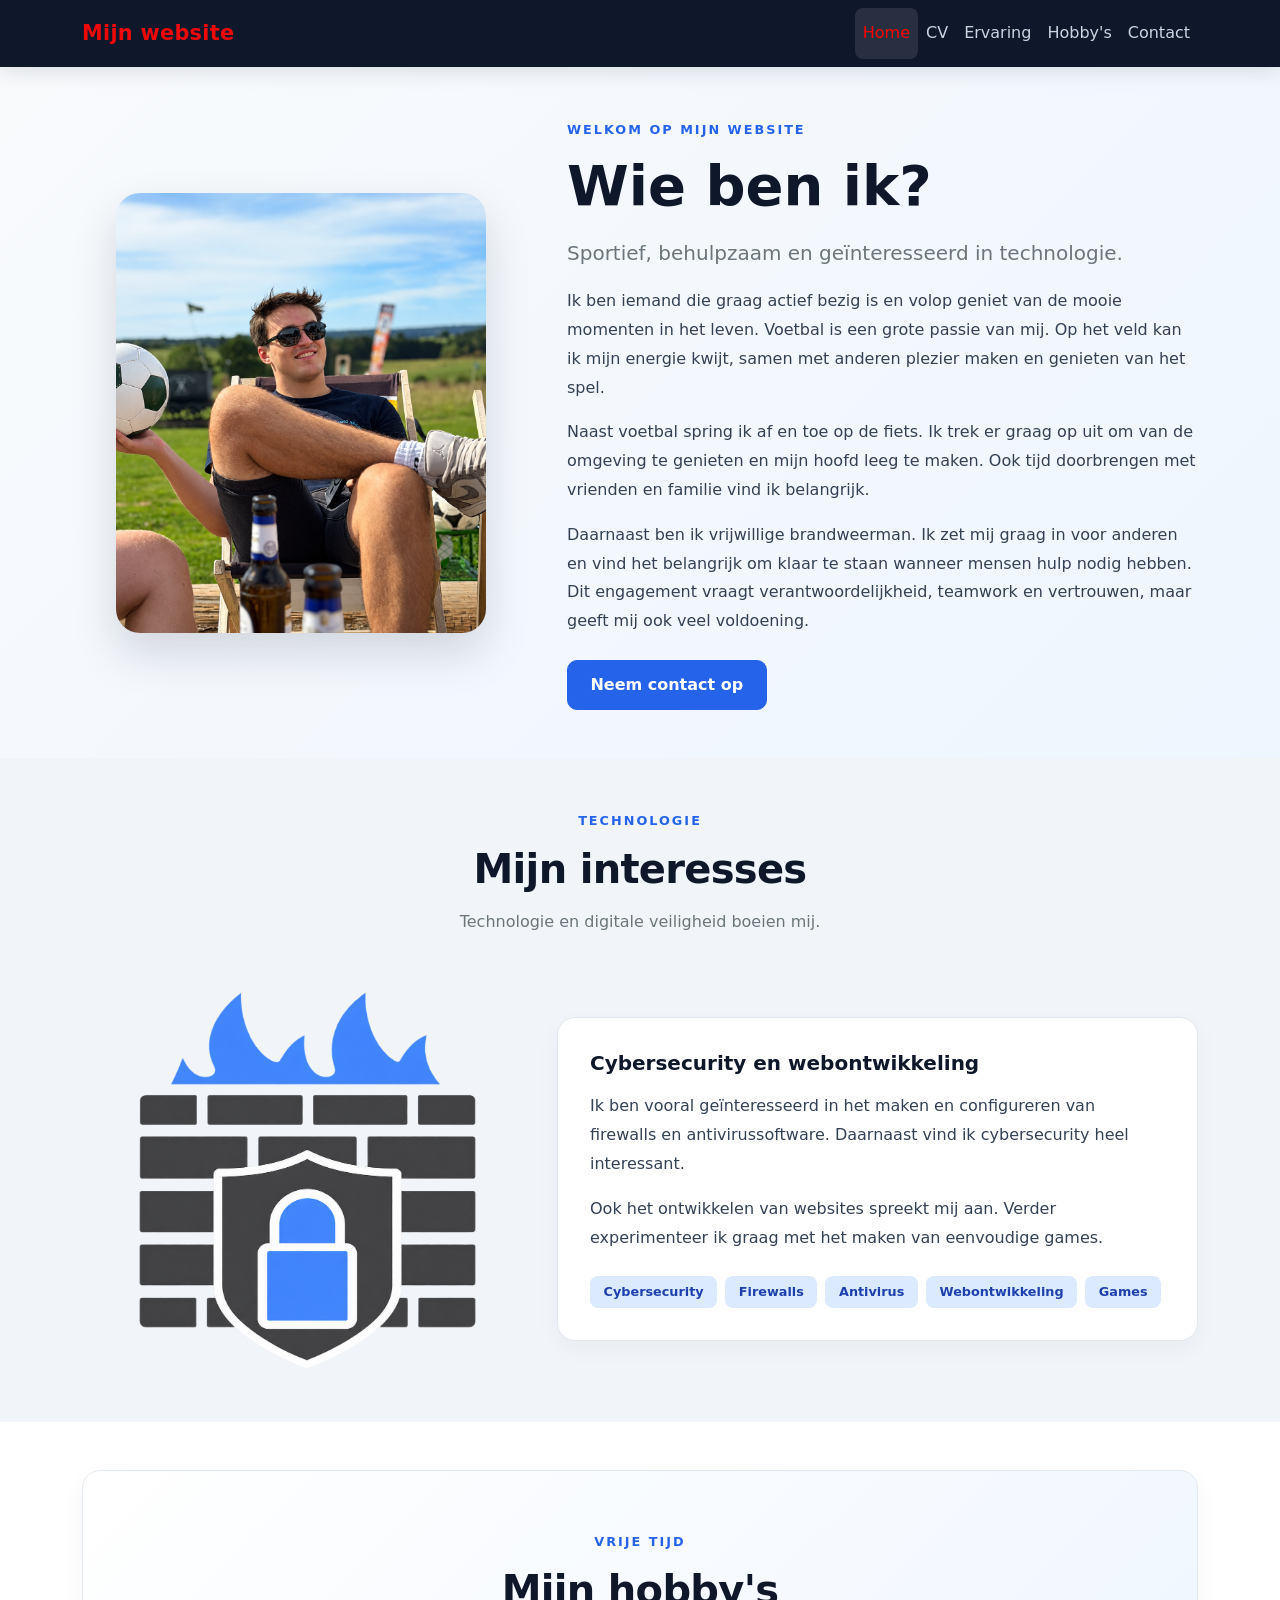
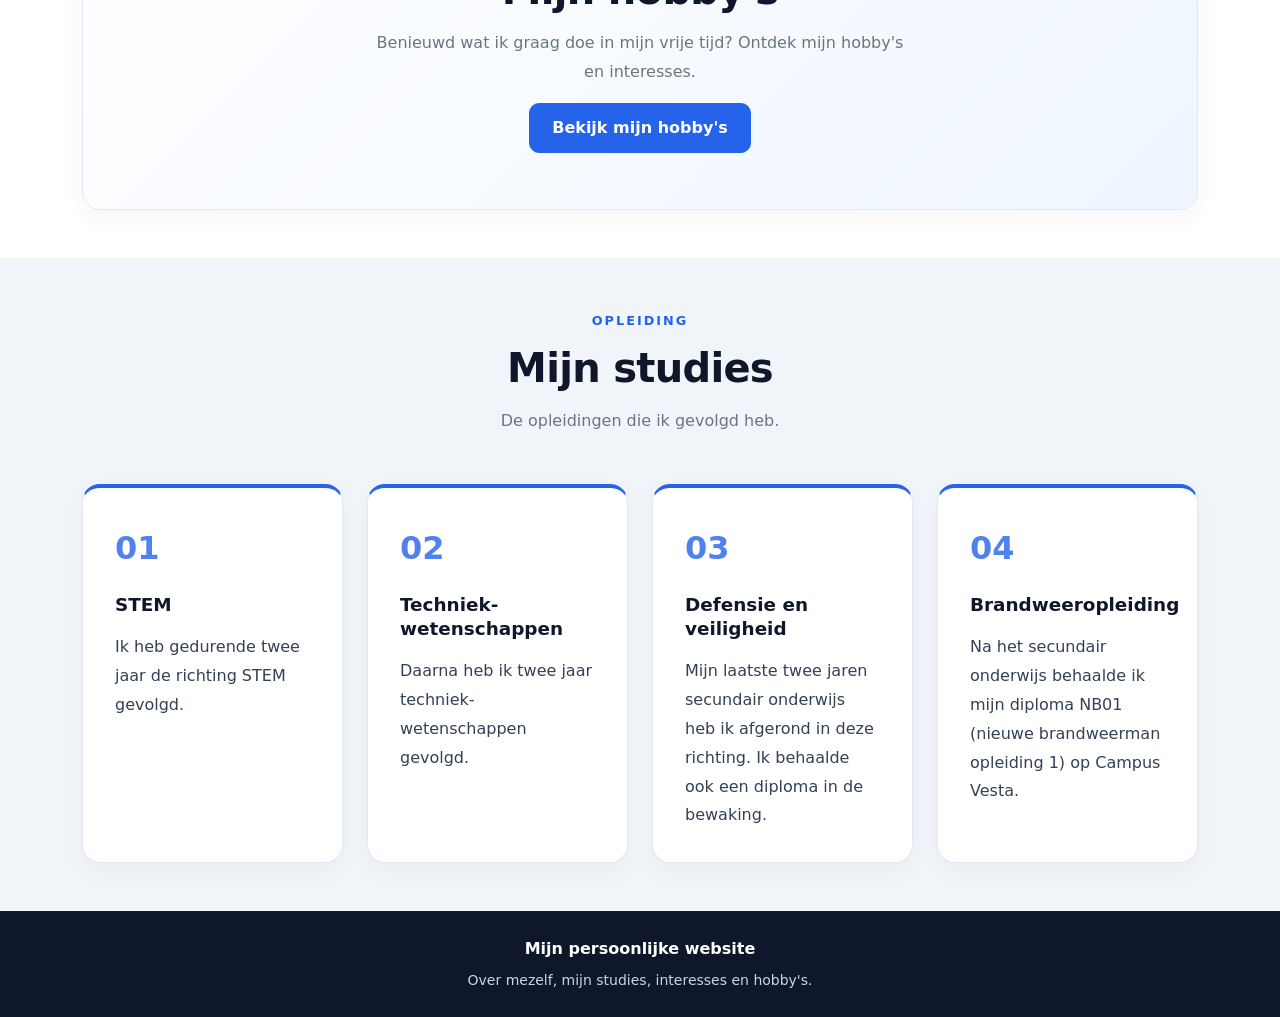
<file: svd/index.html>
<!DOCTYPE html>
<html lang="nl">
<head>
    <meta charset="UTF-8">
    <meta name="viewport" content="width=device-width, initial-scale=1">

    <title>Home | Mijn persoonlijke website</title>
    <meta name="description"
          content="Leer mij kennen, ontdek mijn interesses, hobby's en studies.">

    <link rel="icon" href="/img/favicon.ico" type="image/x-icon">

    <!-- Bootstrap CSS -->
    <link
        href="https://cdn.jsdelivr.net/npm/bootstrap@5.3.8/dist/css/bootstrap.min.css"
        rel="stylesheet"
    >

    <!-- Eigen CSS -->
    <link rel="stylesheet" href="/css/index.css">
</head>

<body>

    <!-- Navigatie -->
    <nav class="navbar navbar-expand-lg navbar-dark site-navbar sticky-top">
        <div class="container">

            <a class="navbar-brand fw-bold" href="index.html">
                Mijn website
            </a>

            <button
                class="navbar-toggler"
                type="button"
                data-bs-toggle="collapse"
                data-bs-target="#mainNavbar"
                aria-controls="mainNavbar"
                aria-expanded="false"
                aria-label="Navigatie openen"
            >
                <span class="navbar-toggler-icon"></span>
            </button>

            <div class="collapse navbar-collapse" id="mainNavbar">
                <ul class="navbar-nav ms-auto">
                    <li class="nav-item">
                        <a class="nav-link active"
                           aria-current="page"
                           href="index.html">Home</a>
                    </li>

                    <li class="nav-item">
                        <a class="nav-link" href="cv.html">CV</a>
                    </li>

                    <li class="nav-item">
                        <a class="nav-link" href="ervaring.html">Ervaring</a>
                    </li>

                    <li class="nav-item">
                        <a class="nav-link" href="hobby.html">Hobby's</a>
                    </li>

                    <li class="nav-item">
                        <a class="nav-link" href="contact.html">Contact</a>
                    </li>
                </ul>
            </div>

        </div>
    </nav>

    <main>

        <!-- Introductie -->
        <section class="hero-section py-5">
            <div class="container">
                <div class="row align-items-center g-5">

                    <div class="col-lg-5 text-center">
                        <img
                            src="/img/ik.jpeg"
                            class="profile-image img-fluid"
                            alt="Foto van mezelf"
                        >
                    </div>

                    <div class="col-lg-7">
                        <span class="section-label">Welkom op mijn website</span>

                        <h1 class="display-4 fw-bold mt-2">
                            Wie ben ik?
                        </h1>

                        <p class="lead text-secondary mt-3">
                            Sportief, behulpzaam en geïnteresseerd in
                            technologie.
                        </p>

                        <p>
                            Ik ben iemand die graag actief bezig is en volop
                            geniet van de mooie momenten in het leven.
                            Voetbal is een grote passie van mij. Op het veld
                            kan ik mijn energie kwijt, samen met anderen
                            plezier maken en genieten van het spel.
                        </p>

                        <p>
                            Naast voetbal spring ik af en toe op de fiets.
                            Ik trek er graag op uit om van de omgeving te
                            genieten en mijn hoofd leeg te maken. Ook tijd
                            doorbrengen met vrienden en familie vind ik
                            belangrijk.
                        </p>

                        <p>
                            Daarnaast ben ik vrijwillige brandweerman.
                            Ik zet mij graag in voor anderen en vind het
                            belangrijk om klaar te staan wanneer mensen hulp
                            nodig hebben. Dit engagement vraagt
                            verantwoordelijkheid, teamwork en vertrouwen,
                            maar geeft mij ook veel voldoening.
                        </p>

                        <a href="contact.html" class="btn btn-primary mt-2">
                            Neem contact op
                        </a>
                    </div>

                </div>
            </div>
        </section>

        <!-- Interesses -->
        <section class="content-section py-5" id="interesses">
            <div class="container">

                <div class="text-center mb-5">
                    <span class="section-label">Technologie</span>
                    <h2 class="section-title">Mijn interesses</h2>
                    <p class="text-secondary">
                        Technologie en digitale veiligheid boeien mij.
                    </p>
                </div>

                <div class="row align-items-center g-4">

                    <div class="col-lg-5">
                        <img
                            src="/img/firewall.jpeg"
                            class="img-fluid interest-image"
                            alt="Afbeelding over firewalls en digitale beveiliging"
                            loading="lazy"
                        >
                    </div>

                    <div class="col-lg-7">
                        <div class="content-card h-100">
                            <h3>Cybersecurity en webontwikkeling</h3>

                            <p>
                                Ik ben vooral geïnteresseerd in het maken en
                                configureren van firewalls en antivirussoftware.
                                Daarnaast vind ik cybersecurity heel interessant.
                            </p>

                            <p>
                                Ook het ontwikkelen van websites spreekt mij
                                aan. Verder experimenteer ik graag met het
                                maken van eenvoudige games.
                            </p>

                            <div class="d-flex flex-wrap gap-2 mt-4">
                                <span class="badge skill-badge">Cybersecurity</span>
                                <span class="badge skill-badge">Firewalls</span>
                                <span class="badge skill-badge">Antivirus</span>
                                <span class="badge skill-badge">Webontwikkeling</span>
                                <span class="badge skill-badge">Games</span>
                            </div>
                        </div>
                    </div>

                </div>
            </div>
        </section>

        <!-- Hobby's -->
        <section class="py-5">
            <div class="container">

                <div class="content-card hobby-card text-center">
                    <span class="section-label">Vrije tijd</span>

                    <h2 class="section-title mt-2">Mijn hobby's</h2>

                    <p class="text-secondary mx-auto hobby-text">
                        Benieuwd wat ik graag doe in mijn vrije tijd?
                        Ontdek mijn hobby's en interesses.
                    </p>

                    <a href="hobby.html" class="btn btn-primary">
                        Bekijk mijn hobby's
                    </a>
                </div>

            </div>
        </section>

        <!-- Studies -->
        <section class="content-section py-5" id="studies">
            <div class="container">

                <div class="text-center mb-5">
                    <span class="section-label">Opleiding</span>
                    <h2 class="section-title">Mijn studies</h2>
                    <p class="text-secondary">
                        De opleidingen die ik gevolgd heb.
                    </p>
                </div>

                <div class="row g-4">

                    <div class="col-md-6 col-lg-3">
                        <div class="content-card study-card h-100">
                            <div class="study-number">01</div>
                            <h3>STEM</h3>
                            <p>
                                Ik heb gedurende twee jaar de richting STEM
                                gevolgd.
                            </p>
                        </div>
                    </div>

                    <div class="col-md-6 col-lg-3">
                        <div class="content-card study-card h-100">
                            <div class="study-number">02</div>
                            <h3>Techniek-wetenschappen</h3>
                            <p>
                                Daarna heb ik twee jaar techniek-wetenschappen
                                gevolgd.
                            </p>
                        </div>
                    </div>

                    <div class="col-md-6 col-lg-3">
                        <div class="content-card study-card h-100">
                            <div class="study-number">03</div>
                            <h3>Defensie en veiligheid</h3>
                            <p>
                                Mijn laatste twee jaren secundair onderwijs
                                heb ik afgerond in deze richting. Ik behaalde
                                ook een diploma in de bewaking.
                            </p>
                        </div>
                    </div>

                    <div class="col-md-6 col-lg-3">
                        <div class="content-card study-card h-100">
                            <div class="study-number">04</div>
                            <h3>Brandweeropleiding</h3>
                            <p>
                                Na het secundair onderwijs behaalde ik mijn
                                diploma NB01 (nieuwe brandweerman opleiding 1)
                                op Campus Vesta.
                            </p>
                        </div>
                    </div>

                </div>
            </div>
        </section>

    </main>

    <!-- Footer -->
    <footer class="site-footer py-4">
        <div class="container text-center">
            <p class="mb-1 fw-semibold">Mijn persoonlijke website</p>
            <p class="mb-0 small">
                Over mezelf, mijn studies, interesses en hobby's.
            </p>
        </div>
    </footer>

    <!-- Bootstrap JavaScript voor het mobiele menu -->
    <script
        src="https://cdn.jsdelivr.net/npm/bootstrap@5.3.8/dist/js/bootstrap.bundle.min.js">
    </script>

</body>
</html>
</file>
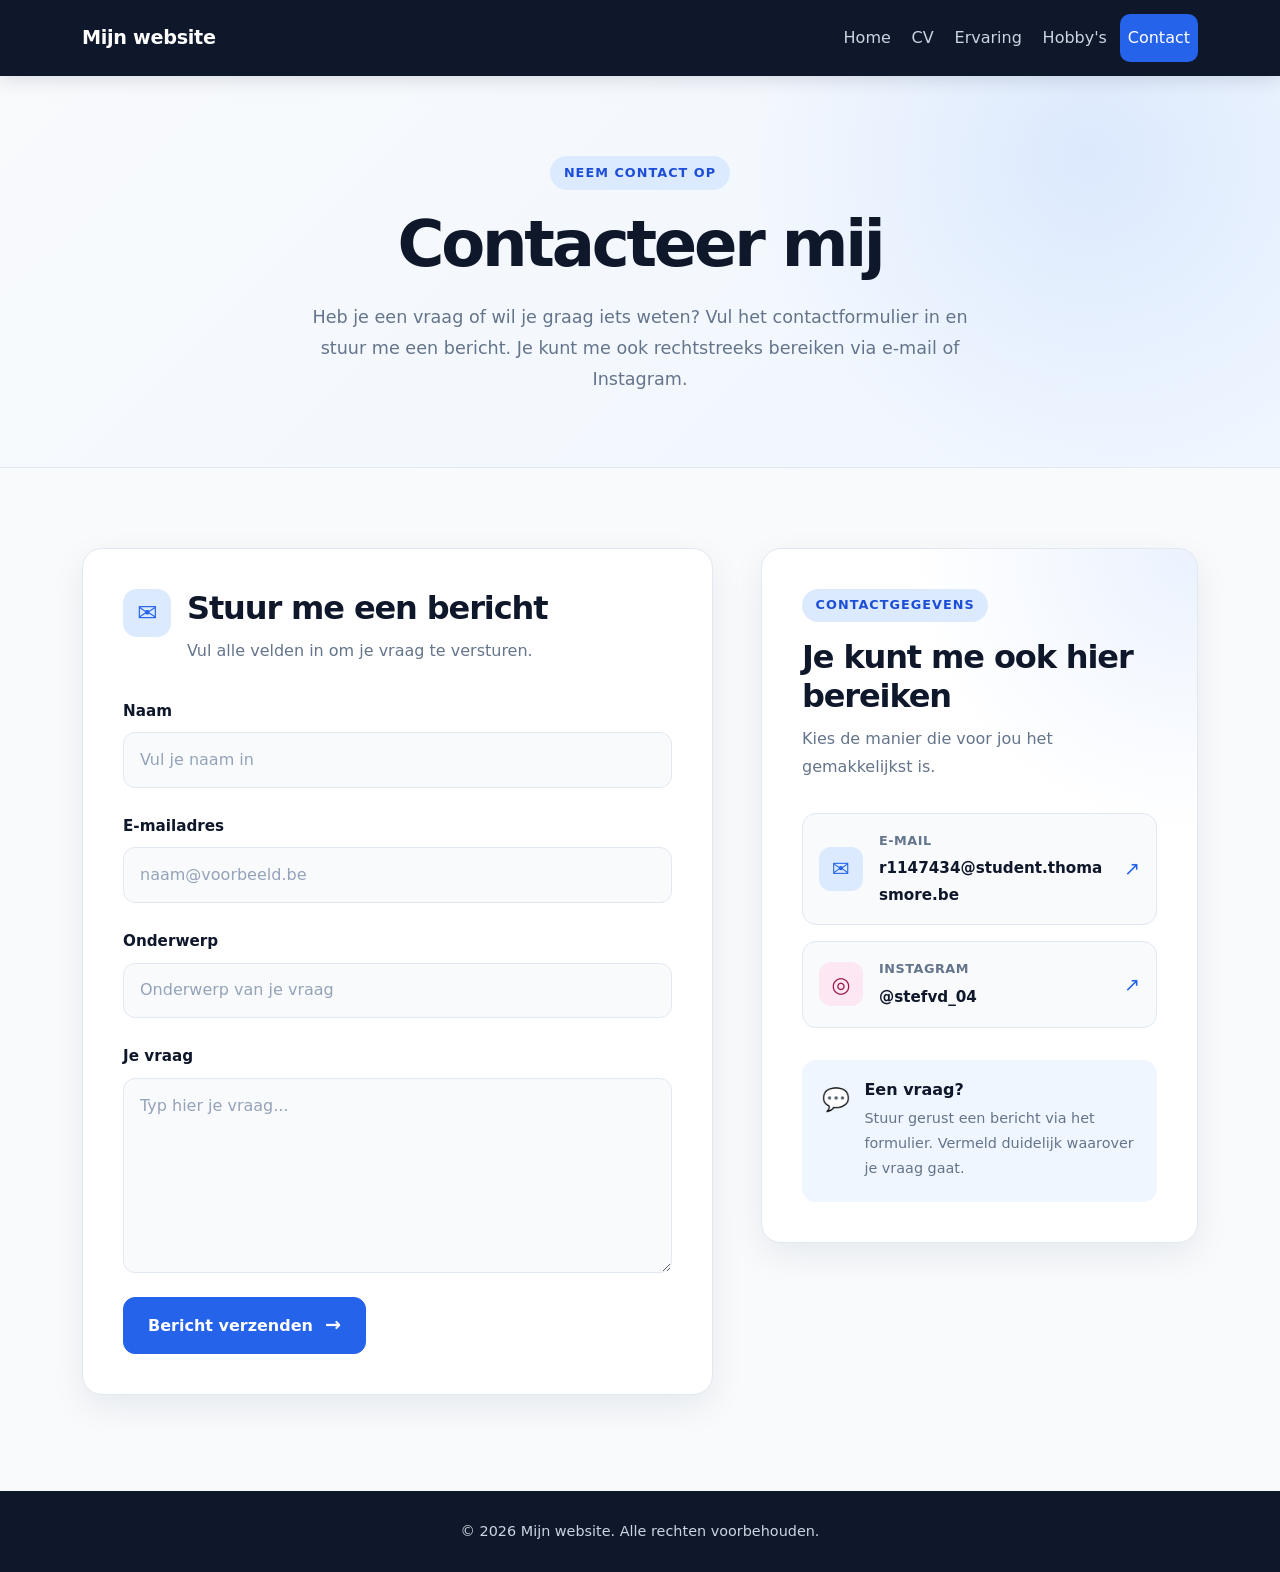
<file: svd/contact.html>
<!DOCTYPE html>
<html lang="nl">
<head>
    <meta charset="UTF-8">
    <meta name="viewport" content="width=device-width, initial-scale=1.0">

    <title>Contact | Mijn website</title>
    <meta
        name="description"
        content="Neem contact met mij op via het contactformulier, e-mail of Instagram."
    >

    <link rel="icon" href="/img/favicon.ico" type="image/x-icon">

    <!-- Bootstrap 5 -->
    <link
        href="https://cdn.jsdelivr.net/npm/bootstrap@5.3.8/dist/css/bootstrap.min.css"
        rel="stylesheet"
    >

    <!-- Eigen CSS -->
    <link rel="stylesheet" href="/css/contact.css">
</head>

<body>

    <!-- Navigatie -->
    <nav class="navbar navbar-expand-lg navbar-dark site-navbar sticky-top">
        <div class="container">
            <a class="navbar-brand fw-bold" href="index.html">Mijn website</a>

            <button
                class="navbar-toggler"
                type="button"
                data-bs-toggle="collapse"
                data-bs-target="#mainNavbar"
                aria-controls="mainNavbar"
                aria-expanded="false"
                aria-label="Navigatie openen of sluiten"
            >
                <span class="navbar-toggler-icon"></span>
            </button>

            <div class="collapse navbar-collapse" id="mainNavbar">
                <ul class="navbar-nav ms-auto">
                    <li class="nav-item">
                        <a class="nav-link" href="index.html">Home</a>
                    </li>
                    <li class="nav-item">
                        <a class="nav-link" href="cv.html">CV</a>
                    </li>
                    <li class="nav-item">
                        <a class="nav-link" href="ervaring.html">Ervaring</a>
                    </li>
                    <li class="nav-item">
                        <a class="nav-link" href="hobby.html">Hobby's</a>
                    </li>
                    <li class="nav-item">
                        <a class="nav-link active" href="contact.html" aria-current="page">
                            Contact
                        </a>
                    </li>
                </ul>
            </div>
        </div>
    </nav>

    <main>
        <!-- Introductie -->
        <section class="contact-hero">
            <div class="container text-center">
                <span class="section-label">Neem contact op</span>
                <h1>Contacteer mij</h1>
                <p>
                    Heb je een vraag of wil je graag iets weten?
                    Vul het contactformulier in en stuur me een bericht.
                    Je kunt me ook rechtstreeks bereiken via e-mail of Instagram.
                </p>
            </div>
        </section>

        <!-- Contactformulier en contactgegevens -->
        <section class="contact-section">
            <div class="container">
                <div class="row g-4 g-lg-5 align-items-start">

                    <!-- Contactformulier -->
                    <div class="col-lg-7">
                        <div class="contact-card">
                            <div class="card-heading">
                                <span class="card-icon" aria-hidden="true">✉</span>
                                <div>
                                    <h2>Stuur me een bericht</h2>
                                    <p>Vul alle velden in om je vraag te versturen.</p>
                                </div>
                            </div>

                            <form
                                action="https://formsubmit.co/r1147434@student.thomasmore.be"
                                method="POST"
                            >
                                <div class="mb-4">
                                    <label for="naam" class="form-label">Naam</label>
                                    <input
                                        type="text"
                                        class="form-control"
                                        id="naam"
                                        name="naam"
                                        placeholder="Vul je naam in"
                                        autocomplete="name"
                                        required
                                    >
                                </div>

                                <div class="mb-4">
                                    <label for="email" class="form-label">
                                        E-mailadres
                                    </label>
                                    <input
                                        type="email"
                                        class="form-control"
                                        id="email"
                                        name="email"
                                        placeholder="naam@voorbeeld.be"
                                        autocomplete="email"
                                        required
                                    >
                                </div>

                                <div class="mb-4">
                                    <label for="onderwerp" class="form-label">
                                        Onderwerp
                                    </label>
                                    <input
                                        type="text"
                                        class="form-control"
                                        id="onderwerp"
                                        name="onderwerp"
                                        placeholder="Onderwerp van je vraag"
                                        required
                                    >
                                </div>

                                <div class="mb-4">
                                    <label for="vraag" class="form-label">
                                        Je vraag
                                    </label>
                                    <textarea
                                        class="form-control"
                                        id="vraag"
                                        name="vraag"
                                        rows="6"
                                        placeholder="Typ hier je vraag..."
                                        required
                                    ></textarea>
                                </div>

                                <input
                                    type="hidden"
                                    name="_subject"
                                    value="Nieuwe vraag via het contactformulier"
                                >

                                <!-- Laat FormSubmit het ingevulde e-mailadres
                                     gebruiken als antwoordadres. -->
                                <input
                                    type="hidden"
                                    name="_replyto"
                                    value="%email"
                                >

                                <button type="submit" class="btn btn-primary submit-button">
                                    Bericht verzenden
                                    <span aria-hidden="true">→</span>
                                </button>
                            </form>
                        </div>
                    </div>

                    <!-- Contactinformatie -->
                    <div class="col-lg-5">
                        <aside class="contact-info-card">
                            <span class="section-label">Contactgegevens</span>
                            <h2>Je kunt me ook hier bereiken</h2>
                            <p class="contact-info-intro">
                                Kies de manier die voor jou het gemakkelijkst is.
                            </p>

                            <a
                                class="contact-link"
                                href="mailto:r1147434@student.thomasmore.be"
                            >
                                <span class="contact-link-icon" aria-hidden="true">✉</span>
                                <span class="contact-link-text">
                                    <span class="contact-link-label">E-mail</span>
                                    <span class="contact-link-value">
                                        r1147434@student.thomasmore.be
                                    </span>
                                </span>
                                <span class="contact-arrow" aria-hidden="true">↗</span>
                            </a>

                            <a
                                class="contact-link"
                                href="https://www.instagram.com/stefvd_04/"
                                target="_blank"
                                rel="noopener noreferrer"
                            >
                                <span class="contact-link-icon instagram-icon" aria-hidden="true">◎</span>
                                <span class="contact-link-text">
                                    <span class="contact-link-label">Instagram</span>
                                    <span class="contact-link-value">@stefvd_04</span>
                                </span>
                                <span class="contact-arrow" aria-hidden="true">↗</span>
                            </a>

                            <div class="contact-note">
                                <span class="note-icon" aria-hidden="true">💬</span>
                                <div>
                                    <h3>Een vraag?</h3>
                                    <p class="mb-0">
                                        Stuur gerust een bericht via het formulier.
                                        Vermeld duidelijk waarover je vraag gaat.
                                    </p>
                                </div>
                            </div>
                        </aside>
                    </div>

                </div>
            </div>
        </section>
    </main>

    <!-- Footer -->
    <footer class="site-footer">
        <div class="container text-center">
            <p class="mb-0">&copy; 2026 Mijn website. Alle rechten voorbehouden.</p>
        </div>
    </footer>

    <script
        src="https://cdn.jsdelivr.net/npm/bootstrap@5.3.8/dist/js/bootstrap.bundle.min.js"
    ></script>
</body>
</html>
</file>
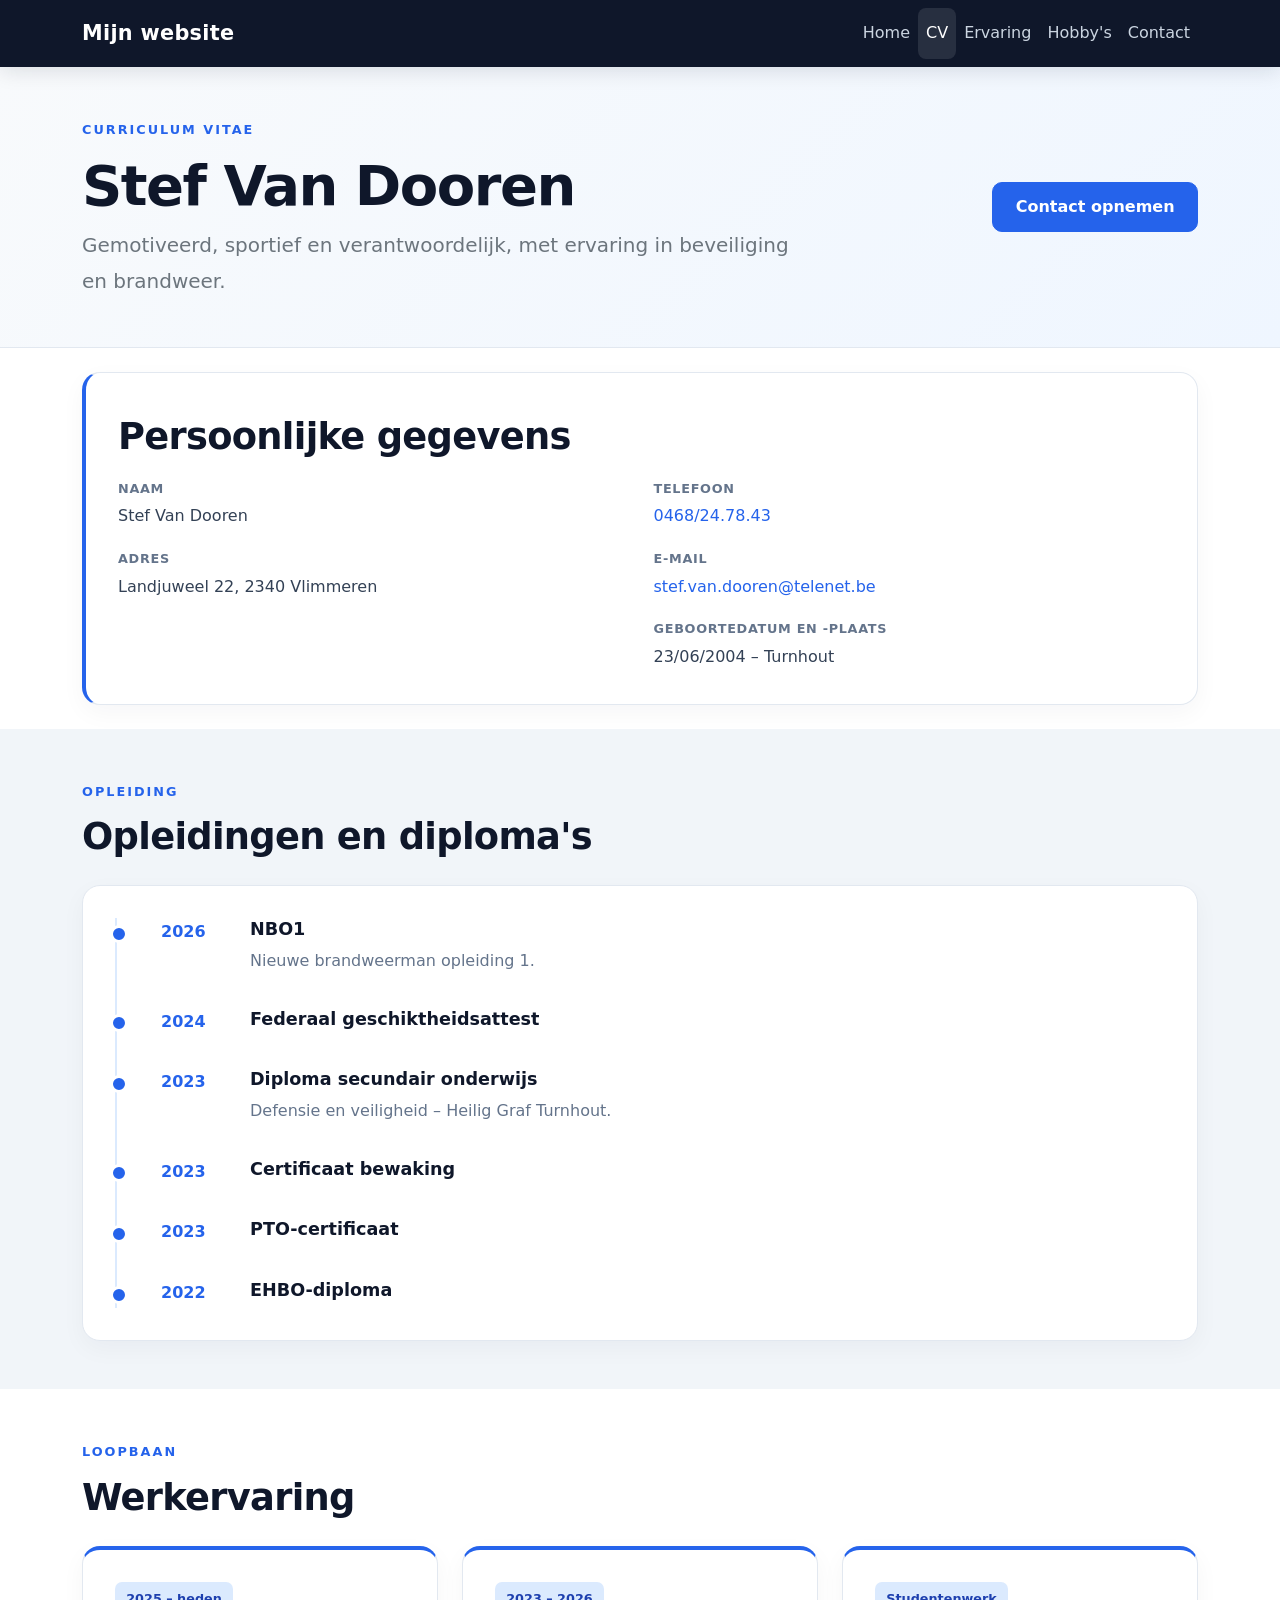
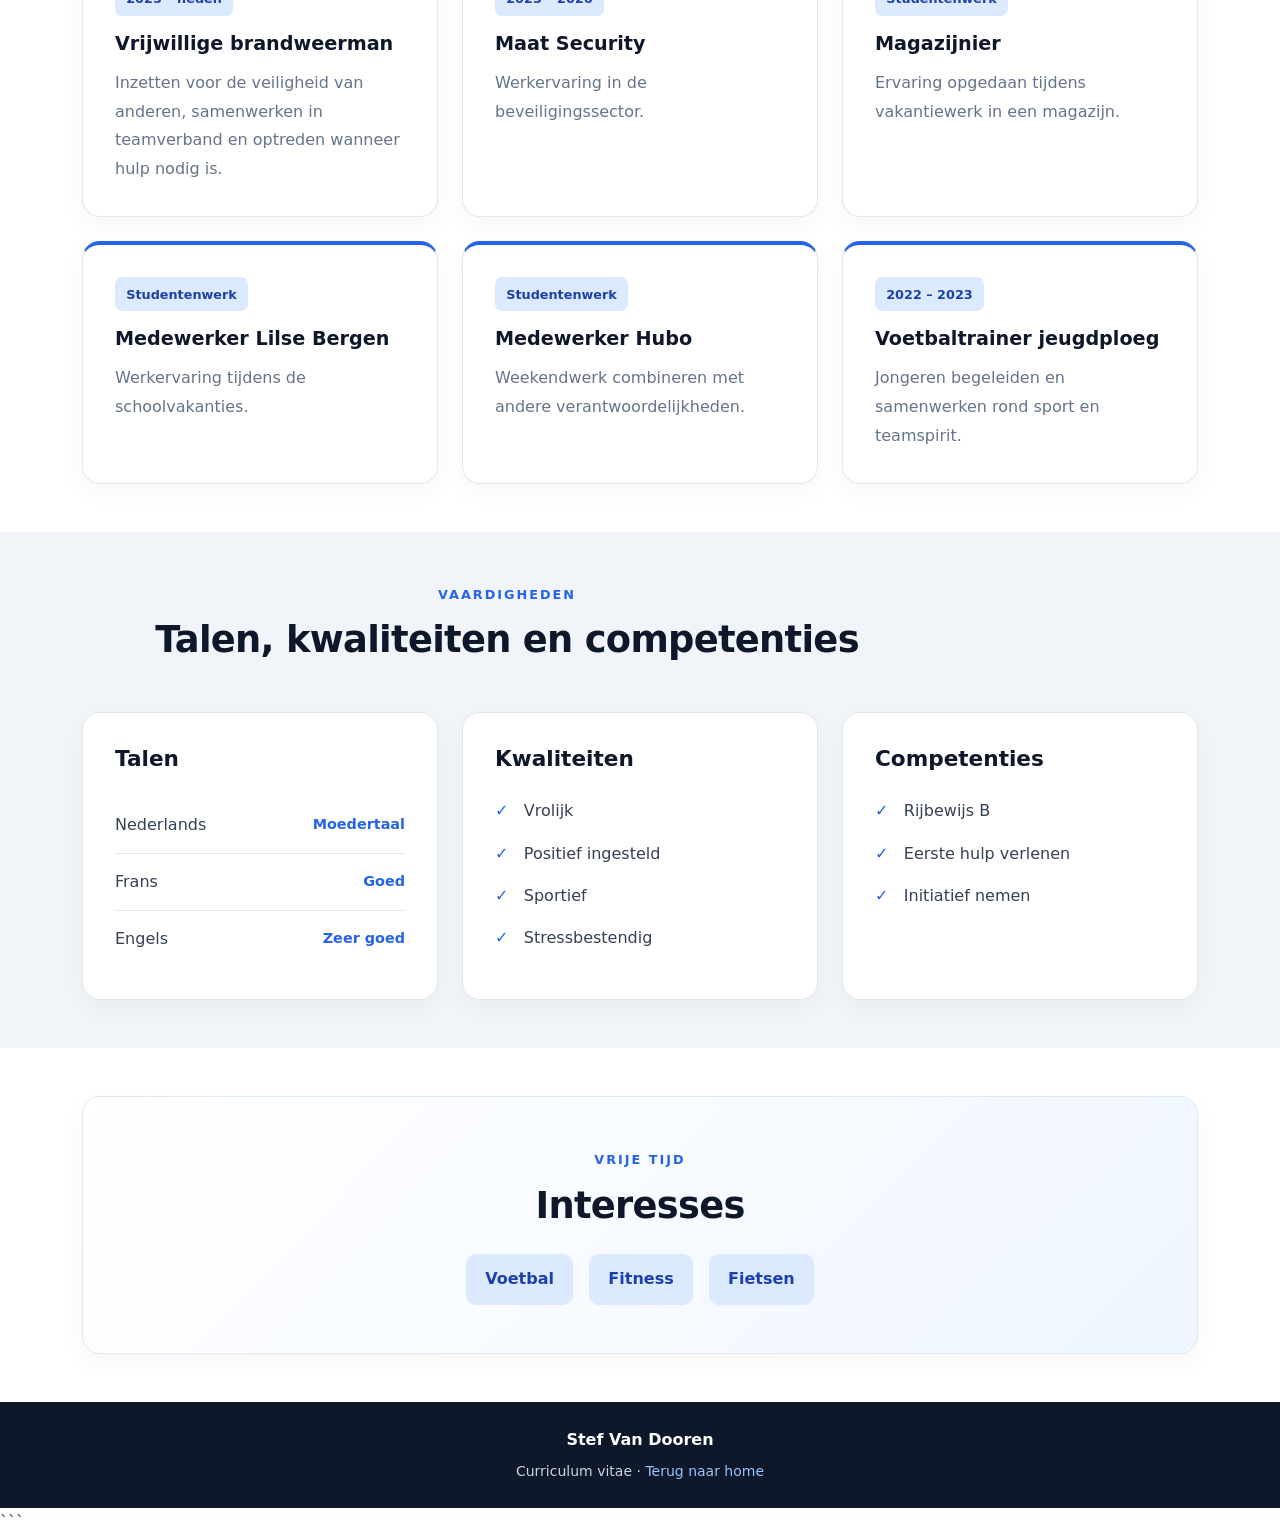
<file: svd/cv.html>
<!DOCTYPE html>
<html lang="nl">

<head>
    <meta charset="UTF-8">
    <meta name="viewport" content="width=device-width, initial-scale=1">

    <title>CV | Stef Van Dooren</title>
    <meta name="description"
          content="Bekijk het curriculum vitae van Stef Van Dooren, met zijn opleidingen, werkervaring, vaardigheden en interesses.">

    <link rel="icon" href="/img/favicon.ico" type="image/x-icon">

    <!-- Bootstrap 5 CSS -->
    <link
        href="https://cdn.jsdelivr.net/npm/bootstrap@5.3.8/dist/css/bootstrap.min.css"
        rel="stylesheet"
    >

    <!-- Eigen CSS -->
    <link rel="stylesheet" href="/css/cv.css">
</head>

<body>

    <!-- Navigatie -->
    <nav class="navbar navbar-expand-lg navbar-dark site-navbar sticky-top">
        <div class="container">

            <a class="navbar-brand fw-bold" href="index.html">
                Mijn website
            </a>

            <button
                class="navbar-toggler"
                type="button"
                data-bs-toggle="collapse"
                data-bs-target="#mainNavbar"
                aria-controls="mainNavbar"
                aria-expanded="false"
                aria-label="Navigatie openen"
            >
                <span class="navbar-toggler-icon"></span>
            </button>

            <div class="collapse navbar-collapse" id="mainNavbar">
                <ul class="navbar-nav ms-auto">

                    <li class="nav-item">
                        <a class="nav-link" href="index.html">Home</a>
                    </li>

                    <li class="nav-item">
                        <a class="nav-link active"
                           aria-current="page"
                           href="cv.html">CV</a>
                    </li>

                    <li class="nav-item">
                        <a class="nav-link" href="ervaring.html">Ervaring</a>
                    </li>

                    <li class="nav-item">
                        <a class="nav-link" href="hobby.html">Hobby's</a>
                    </li>

                    <li class="nav-item">
                        <a class="nav-link" href="contact.html">Contact</a>
                    </li>

                </ul>
            </div>

        </div>
    </nav>

    <main>

        <!-- CV-introductie -->
        <header class="cv-hero py-5">
            <div class="container">
                <div class="row align-items-center g-4">

                    <div class="col-lg-8">
                        <span class="section-label">
                            Curriculum vitae
                        </span>

                        <h1 class="display-4 fw-bold mt-2">
                            Stef Van Dooren
                        </h1>

                        <p class="lead text-secondary mb-0">
                            Gemotiveerd, sportief en verantwoordelijk,
                            met ervaring in beveiliging en brandweer.
                        </p>
                    </div>

                    <div class="col-lg-4 text-lg-end">
                        <a href="contact.html"
                           class="btn btn-primary">
                            Contact opnemen
                        </a>
                    </div>

                </div>
            </div>
        </header>

        <!-- Persoonlijke gegevens -->
        <section class="py-4">
            <div class="container">

                <div class="content-card personal-card">
                    <h2 class="section-heading">Persoonlijke gegevens</h2>

                    <div class="row g-4">

                        <div class="col-md-6">
                            <div class="info-item">
                                <span class="info-label">Naam</span>
                                <p>Stef Van Dooren</p>
                            </div>

                            <div class="info-item">
                                <span class="info-label">Adres</span>
                                <p>Landjuweel 22, 2340 Vlimmeren</p>
                            </div>
                        </div>

                        <div class="col-md-6">
                            <div class="info-item">
                                <span class="info-label">Telefoon</span>
                                <p>
                                    <a href="tel:+32468247843">
                                        0468/24.78.43
                                    </a>
                                </p>
                            </div>

                            <div class="info-item">
                                <span class="info-label">E-mail</span>
                                <p>
                                    <a href="mailto:stef.van.dooren@telenet.be">
                                        stef.van.dooren@telenet.be
                                    </a>
                                </p>
                            </div>

                            <div class="info-item">
                                <span class="info-label">
                                    Geboortedatum en -plaats
                                </span>
                                <p>23/06/2004 – Turnhout</p>
                            </div>
                        </div>

                    </div>
                </div>

            </div>
        </section>

        <!-- Opleidingen en diploma's -->
        <section class="content-section py-5">
            <div class="container">

                <div class="section-intro mb-4">
                    <span class="section-label">Opleiding</span>
                    <h2 class="section-heading">Opleidingen en diploma's</h2>
                </div>

                <div class="content-card">
                    <div class="timeline">

                        <div class="timeline-item">
                            <span class="timeline-date">2026</span>
                            <div>
                                <h3>NBO1</h3>
                                <p>
                                    Nieuwe brandweerman opleiding 1.
                                </p>
                            </div>
                        </div>

                        <div class="timeline-item">
                            <span class="timeline-date">2024</span>
                            <div>
                                <h3>Federaal geschiktheidsattest</h3>
                            </div>
                        </div>

                        <div class="timeline-item">
                            <span class="timeline-date">2023</span>
                            <div>
                                <h3>Diploma secundair onderwijs</h3>
                                <p>
                                    Defensie en veiligheid –
                                    Heilig Graf Turnhout.
                                </p>
                            </div>
                        </div>

                        <div class="timeline-item">
                            <span class="timeline-date">2023</span>
                            <div>
                                <h3>Certificaat bewaking</h3>
                            </div>
                        </div>

                        <div class="timeline-item">
                            <span class="timeline-date">2023</span>
                            <div>
                                <h3>PTO-certificaat</h3>
                            </div>
                        </div>

                        <div class="timeline-item">
                            <span class="timeline-date">2022</span>
                            <div>
                                <h3>EHBO-diploma</h3>
                            </div>
                        </div>

                    </div>
                </div>

            </div>
        </section>

        <!-- Werkervaring -->
        <section class="py-5">
            <div class="container">

                <div class="section-intro mb-4">
                    <span class="section-label">Loopbaan</span>
                    <h2 class="section-heading">Werkervaring</h2>
                </div>

                <div class="row g-4">

                    <div class="col-md-6 col-lg-4">
                        <article class="content-card experience-card h-100">
                            <span class="experience-period">2025 – heden</span>
                            <h3>Vrijwillige brandweerman</h3>
                            <p>
                                Inzetten voor de veiligheid van anderen,
                                samenwerken in teamverband en optreden
                                wanneer hulp nodig is.
                            </p>
                        </article>
                    </div>

                    <div class="col-md-6 col-lg-4">
                        <article class="content-card experience-card h-100">
                            <span class="experience-period">2023 – 2026</span>
                            <h3>Maat Security</h3>
                            <p>
                                Werkervaring in de beveiligingssector.
                            </p>
                        </article>
                    </div>

                    <div class="col-md-6 col-lg-4">
                        <article class="content-card experience-card h-100">
                            <span class="experience-period">Studentenwerk</span>
                            <h3>Magazijnier</h3>
                            <p>
                                Ervaring opgedaan tijdens vakantiewerk
                                in een magazijn.
                            </p>
                        </article>
                    </div>

                    <div class="col-md-6 col-lg-4">
                        <article class="content-card experience-card h-100">
                            <span class="experience-period">Studentenwerk</span>
                            <h3>Medewerker Lilse Bergen</h3>
                            <p>
                                Werkervaring tijdens de schoolvakanties.
                            </p>
                        </article>
                    </div>

                    <div class="col-md-6 col-lg-4">
                        <article class="content-card experience-card h-100">
                            <span class="experience-period">Studentenwerk</span>
                            <h3>Medewerker Hubo</h3>
                            <p>
                                Weekendwerk combineren met andere
                                verantwoordelijkheden.
                            </p>
                        </article>
                    </div>

                    <div class="col-md-6 col-lg-4">
                        <article class="content-card experience-card h-100">
                            <span class="experience-period">2022 – 2023</span>
                            <h3>Voetbaltrainer jeugdploeg</h3>
                            <p>
                                Jongeren begeleiden en samenwerken
                                rond sport en teamspirit.
                            </p>
                        </article>
                    </div>

                </div>

            </div>
        </section>

        <!-- Vaardigheden -->
        <section class="content-section py-5">
            <div class="container">

                <div class="section-intro text-center mb-5">
                    <span class="section-label">Vaardigheden</span>
                    <h2 class="section-heading">
                        Talen, kwaliteiten en competenties
                    </h2>
                </div>

                <div class="row g-4">

                    <!-- Talen -->
                    <div class="col-md-6 col-lg-4">
                        <div class="content-card h-100">
                            <h3 class="card-heading">Talen</h3>

                            <div class="skill-row">
                                <span>Nederlands</span>
                                <span class="skill-level">Moedertaal</span>
                            </div>

                            <div class="skill-row">
                                <span>Frans</span>
                                <span class="skill-level">Goed</span>
                            </div>

                            <div class="skill-row">
                                <span>Engels</span>
                                <span class="skill-level">Zeer goed</span>
                            </div>
                        </div>
                    </div>

                    <!-- Kwaliteiten -->
                    <div class="col-md-6 col-lg-4">
                        <div class="content-card h-100">
                            <h3 class="card-heading">Kwaliteiten</h3>

                            <ul class="check-list">
                                <li>Vrolijk</li>
                                <li>Positief ingesteld</li>
                                <li>Sportief</li>
                                <li>Stressbestendig</li>
                            </ul>
                        </div>
                    </div>

                    <!-- Competenties -->
                    <div class="col-md-6 col-lg-4">
                        <div class="content-card h-100">
                            <h3 class="card-heading">Competenties</h3>

                            <ul class="check-list">
                                <li>Rijbewijs B</li>
                                <li>Eerste hulp verlenen</li>
                                <li>Initiatief nemen</li>
                            </ul>
                        </div>
                    </div>

                </div>
            </div>
        </section>

        <!-- Interesses -->
        <section class="py-5">
            <div class="container">

                <div class="content-card interests-card text-center">
                    <span class="section-label">Vrije tijd</span>
                    <h2 class="section-heading mt-2">Interesses</h2>

                    <div class="d-flex flex-wrap justify-content-center gap-3 mt-4">
                        <span class="interest-badge">Voetbal</span>
                        <span class="interest-badge">Fitness</span>
                        <span class="interest-badge">Fietsen</span>
                    </div>

                </div>

            </div>
        </section>

    </main>

    <!-- Footer -->
    <footer class="site-footer py-4">
        <div class="container text-center">
            <p class="fw-semibold mb-1">Stef Van Dooren</p>
            <p class="small mb-0">
                Curriculum vitae ·
                <a href="index.html">Terug naar home</a>
            </p>
        </div>
    </footer>

    <!-- Bootstrap JavaScript -->
    <script
        src="https://cdn.jsdelivr.net/npm/bootstrap@5.3.8/dist/js/bootstrap.bundle.min.js">
    </script>

</body>
</html>
```
</file>
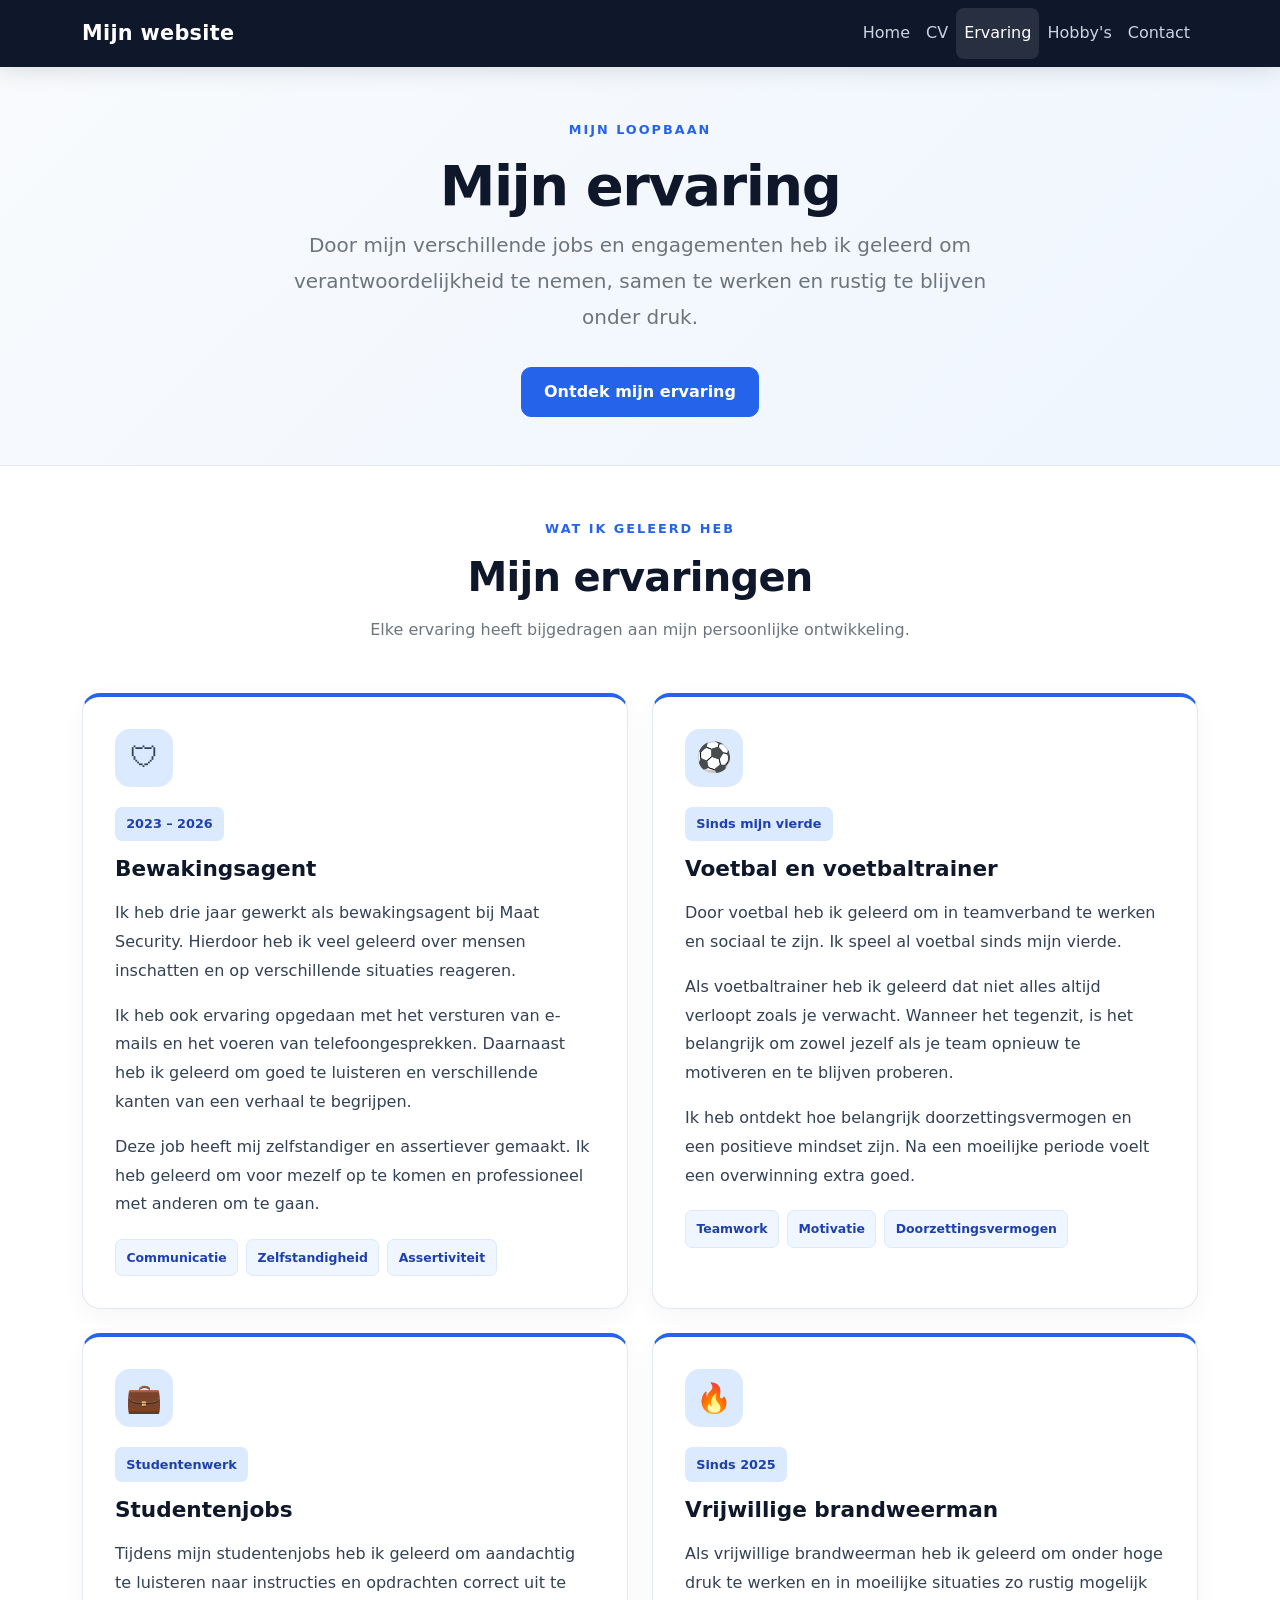
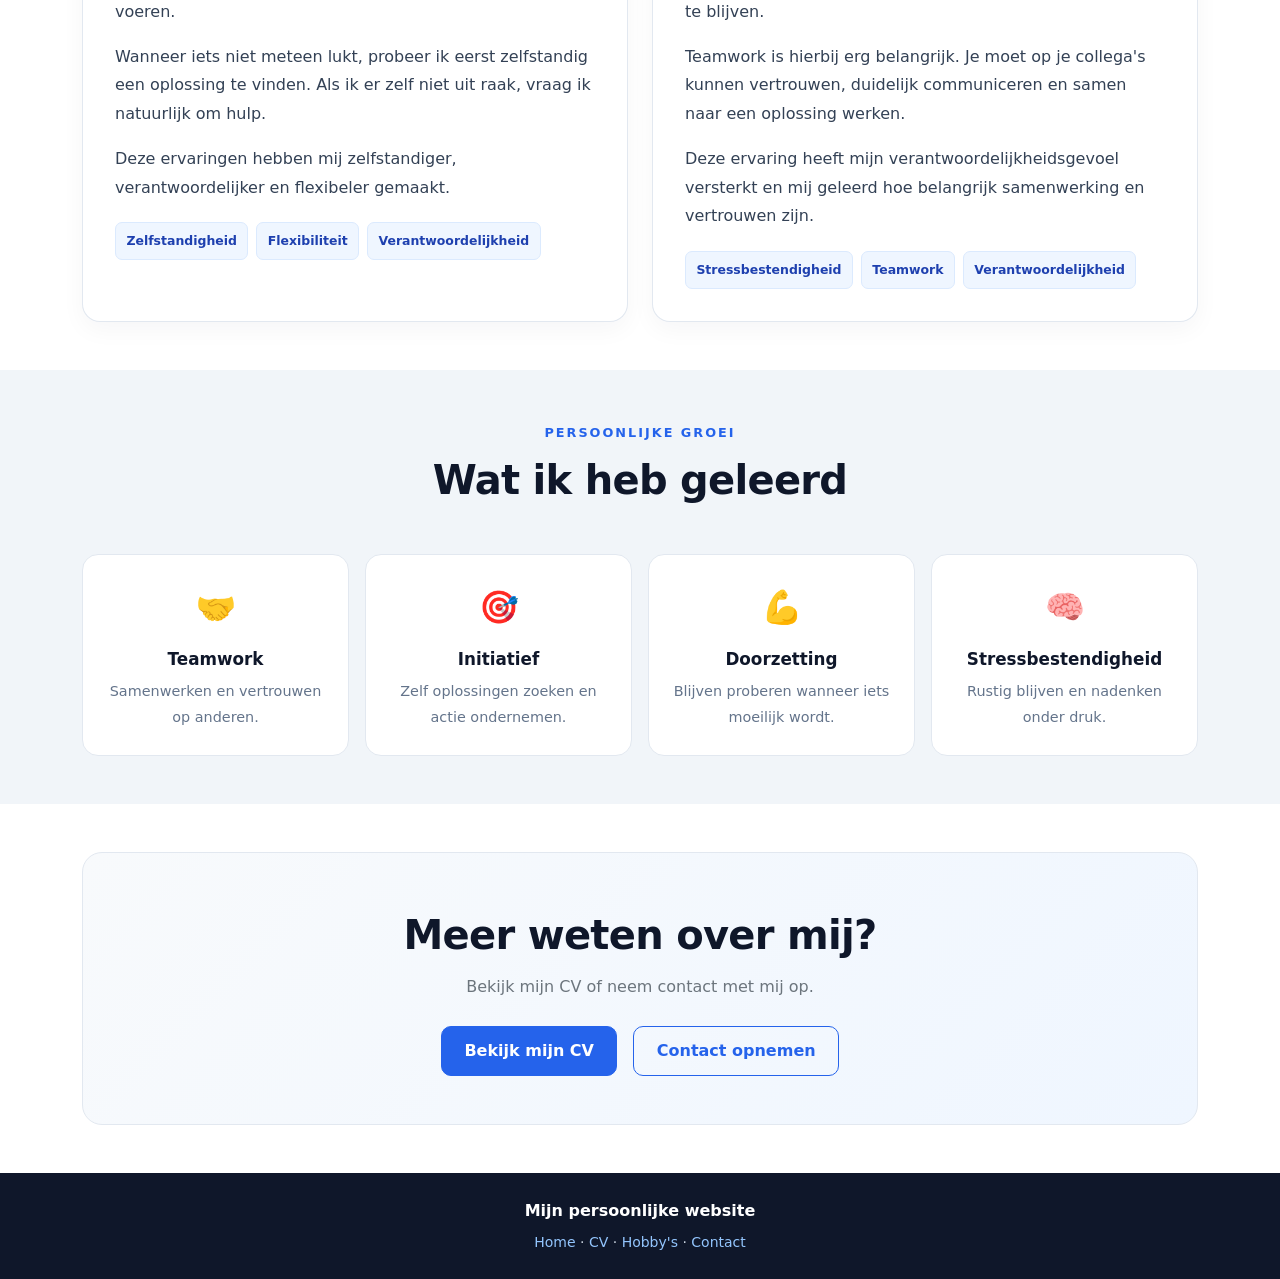
<file: svd/ervaring.html>
<!DOCTYPE html>
<html lang="nl">

<head>
    <meta charset="UTF-8">
    <meta name="viewport" content="width=device-width, initial-scale=1">

    <title>Ervaring | Mijn persoonlijke website</title>
    <meta name="description"
          content="Ontdek mijn werkervaring als bewakingsagent, voetbaltrainer, jobstudent en vrijwillige brandweerman.">

    <link rel="icon" href="/img/favicon.ico" type="image/x-icon">

    <!-- Bootstrap 5 CSS -->
    <link
        href="https://cdn.jsdelivr.net/npm/bootstrap@5.3.8/dist/css/bootstrap.min.css"
        rel="stylesheet"
    >

    <!-- Eigen CSS -->
    <link rel="stylesheet" href="/css/ervaring.css">
</head>

<body>

    <!-- Navigatie -->
    <nav class="navbar navbar-expand-lg navbar-dark site-navbar sticky-top">
        <div class="container">

            <a class="navbar-brand fw-bold" href="index.html">
                Mijn website
            </a>

            <button
                class="navbar-toggler"
                type="button"
                data-bs-toggle="collapse"
                data-bs-target="#mainNavbar"
                aria-controls="mainNavbar"
                aria-expanded="false"
                aria-label="Navigatie openen"
            >
                <span class="navbar-toggler-icon"></span>
            </button>

            <div class="collapse navbar-collapse" id="mainNavbar">
                <ul class="navbar-nav ms-auto">

                    <li class="nav-item">
                        <a class="nav-link" href="index.html">Home</a>
                    </li>

                    <li class="nav-item">
                        <a class="nav-link" href="cv.html">CV</a>
                    </li>

                    <li class="nav-item">
                        <a class="nav-link active"
                           aria-current="page"
                           href="ervaring.html">Ervaring</a>
                    </li>

                    <li class="nav-item">
                        <a class="nav-link" href="hobby.html">Hobby's</a>
                    </li>

                    <li class="nav-item">
                        <a class="nav-link" href="contact.html">Contact</a>
                    </li>

                </ul>
            </div>

        </div>
    </nav>

    <main>

        <!-- Introductie -->
        <header class="experience-hero py-5">
            <div class="container text-center">

                <span class="section-label">Mijn loopbaan</span>

                <h1 class="display-4 fw-bold mt-2">
                    Mijn ervaring
                </h1>

                <p class="lead text-secondary mx-auto hero-text">
                    Door mijn verschillende jobs en engagementen heb ik
                    geleerd om verantwoordelijkheid te nemen, samen te werken
                    en rustig te blijven onder druk.
                </p>

                <a href="#ervaringen" class="btn btn-primary mt-3">
                    Ontdek mijn ervaring
                </a>

            </div>
        </header>

        <!-- Ervaringen -->
        <section class="py-5" id="ervaringen">
            <div class="container">

                <div class="section-intro text-center mb-5">
                    <span class="section-label">Wat ik geleerd heb</span>
                    <h2 class="section-title">Mijn ervaringen</h2>
                    <p class="text-secondary">
                        Elke ervaring heeft bijgedragen aan mijn persoonlijke
                        ontwikkeling.
                    </p>
                </div>

                <div class="row g-4">

                    <!-- Bewakingsagent -->
                    <div class="col-md-6">
                        <article class="experience-card h-100">

                            <div class="experience-icon">
                                <span aria-hidden="true">&#128737;</span>
                            </div>

                            <span class="experience-period">
                                2023 – 2026
                            </span>

                            <h3>Bewakingsagent</h3>

                            <p>
                                Ik heb drie jaar gewerkt als bewakingsagent
                                bij Maat Security. Hierdoor heb ik veel geleerd
                                over mensen inschatten en op verschillende
                                situaties reageren.
                            </p>

                            <p>
                                Ik heb ook ervaring opgedaan met het versturen
                                van e-mails en het voeren van telefoongesprekken.
                                Daarnaast heb ik geleerd om goed te luisteren
                                en verschillende kanten van een verhaal te
                                begrijpen.
                            </p>

                            <p>
                                Deze job heeft mij zelfstandiger en
                                assertiever gemaakt. Ik heb geleerd om voor
                                mezelf op te komen en professioneel met
                                anderen om te gaan.
                            </p>

                            <div class="skills">
                                <span class="skill-badge">Communicatie</span>
                                <span class="skill-badge">Zelfstandigheid</span>
                                <span class="skill-badge">Assertiviteit</span>
                            </div>

                        </article>
                    </div>

                    <!-- Voetbal en trainer -->
                    <div class="col-md-6">
                        <article class="experience-card h-100">

                            <div class="experience-icon">
                                <span aria-hidden="true">&#9917;</span>
                            </div>

                            <span class="experience-period">
                                Sinds mijn vierde
                            </span>

                            <h3>Voetbal en voetbaltrainer</h3>

                            <p>
                                Door voetbal heb ik geleerd om in teamverband
                                te werken en sociaal te zijn. Ik speel al
                                voetbal sinds mijn vierde.
                            </p>

                            <p>
                                Als voetbaltrainer heb ik geleerd dat niet
                                alles altijd verloopt zoals je verwacht.
                                Wanneer het tegenzit, is het belangrijk om
                                zowel jezelf als je team opnieuw te motiveren
                                en te blijven proberen.
                            </p>

                            <p>
                                Ik heb ontdekt hoe belangrijk doorzettingsvermogen
                                en een positieve mindset zijn. Na een moeilijke
                                periode voelt een overwinning extra goed.
                            </p>

                            <div class="skills">
                                <span class="skill-badge">Teamwork</span>
                                <span class="skill-badge">Motivatie</span>
                                <span class="skill-badge">Doorzettingsvermogen</span>
                            </div>

                        </article>
                    </div>

                    <!-- Studentenjobs -->
                    <div class="col-md-6">
                        <article class="experience-card h-100">

                            <div class="experience-icon">
                                <span aria-hidden="true">&#128188;</span>
                            </div>

                            <span class="experience-period">
                                Studentenwerk
                            </span>

                            <h3>Studentenjobs</h3>

                            <p>
                                Tijdens mijn studentenjobs heb ik geleerd
                                om aandachtig te luisteren naar instructies
                                en opdrachten correct uit te voeren.
                            </p>

                            <p>
                                Wanneer iets niet meteen lukt, probeer ik
                                eerst zelfstandig een oplossing te vinden.
                                Als ik er zelf niet uit raak, vraag ik
                                natuurlijk om hulp.
                            </p>

                            <p>
                                Deze ervaringen hebben mij zelfstandiger,
                                verantwoordelijker en flexibeler gemaakt.
                            </p>

                            <div class="skills">
                                <span class="skill-badge">Zelfstandigheid</span>
                                <span class="skill-badge">Flexibiliteit</span>
                                <span class="skill-badge">Verantwoordelijkheid</span>
                            </div>

                        </article>
                    </div>

                    <!-- Brandweer -->
                    <div class="col-md-6">
                        <article class="experience-card h-100">

                            <div class="experience-icon">
                                <span aria-hidden="true">&#128293;</span>
                            </div>

                            <span class="experience-period">
                                Sinds 2025
                            </span>

                            <h3>Vrijwillige brandweerman</h3>

                            <p>
                                Als vrijwillige brandweerman heb ik geleerd
                                om onder hoge druk te werken en in moeilijke
                                situaties zo rustig mogelijk te blijven.
                            </p>

                            <p>
                                Teamwork is hierbij erg belangrijk.
                                Je moet op je collega's kunnen vertrouwen,
                                duidelijk communiceren en samen naar een
                                oplossing werken.
                            </p>

                            <p>
                                Deze ervaring heeft mijn verantwoordelijkheidsgevoel
                                versterkt en mij geleerd hoe belangrijk
                                samenwerking en vertrouwen zijn.
                            </p>

                            <div class="skills">
                                <span class="skill-badge">Stressbestendigheid</span>
                                <span class="skill-badge">Teamwork</span>
                                <span class="skill-badge">Verantwoordelijkheid</span>
                            </div>

                        </article>
                    </div>

                </div>
            </div>
        </section>

        <!-- Vaardigheden -->
        <section class="skills-section py-5">
            <div class="container">

                <div class="text-center mb-5">
                    <span class="section-label">Persoonlijke groei</span>
                    <h2 class="section-title">
                        Wat ik heb geleerd
                    </h2>
                </div>

                <div class="row g-3">

                    <div class="col-6 col-lg-3">
                        <div class="strength-card">
                            <span class="strength-icon" aria-hidden="true">
                                &#129309;
                            </span>
                            <h3>Teamwork</h3>
                            <p>
                                Samenwerken en vertrouwen op anderen.
                            </p>
                        </div>
                    </div>

                    <div class="col-6 col-lg-3">
                        <div class="strength-card">
                            <span class="strength-icon" aria-hidden="true">
                                &#127919;
                            </span>
                            <h3>Initiatief</h3>
                            <p>
                                Zelf oplossingen zoeken en actie ondernemen.
                            </p>
                        </div>
                    </div>

                    <div class="col-6 col-lg-3">
                        <div class="strength-card">
                            <span class="strength-icon" aria-hidden="true">
                                &#128170;
                            </span>
                            <h3>Doorzetting</h3>
                            <p>
                                Blijven proberen wanneer iets moeilijk wordt.
                            </p>
                        </div>
                    </div>

                    <div class="col-6 col-lg-3">
                        <div class="strength-card">
                            <span class="strength-icon" aria-hidden="true">
                                &#129504;
                            </span>
                            <h3>Stressbestendigheid</h3>
                            <p>
                                Rustig blijven en nadenken onder druk.
                            </p>
                        </div>
                    </div>

                </div>

            </div>
        </section>

        <!-- Contact -->
        <section class="py-5">
            <div class="container">

                <div class="contact-card text-center">
                    <h2 class="section-title">
                        Meer weten over mij?
                    </h2>

                    <p class="text-secondary">
                        Bekijk mijn CV of neem contact met mij op.
                    </p>

                    <div class="d-flex flex-wrap justify-content-center gap-3 mt-4">
                        <a href="cv.html" class="btn btn-primary">
                            Bekijk mijn CV
                        </a>

                        <a href="contact.html"
                           class="btn btn-outline-primary">
                            Contact opnemen
                        </a>
                    </div>
                </div>

            </div>
        </section>

    </main>

    <!-- Footer -->
    <footer class="site-footer py-4">
        <div class="container text-center">
            <p class="fw-semibold mb-1">
                Mijn persoonlijke website
            </p>

            <p class="small mb-0">
                <a href="index.html">Home</a>
                <span aria-hidden="true"> · </span>
                <a href="cv.html">CV</a>
                <span aria-hidden="true"> · </span>
                <a href="hobby.html">Hobby's</a>
                <span aria-hidden="true"> · </span>
                <a href="contact.html">Contact</a>
            </p>
        </div>
    </footer>

    <!-- Bootstrap JavaScript -->
    <script
        src="https://cdn.jsdelivr.net/npm/bootstrap@5.3.8/dist/js/bootstrap.bundle.min.js">
    </script>

</body>
</html>
</file>
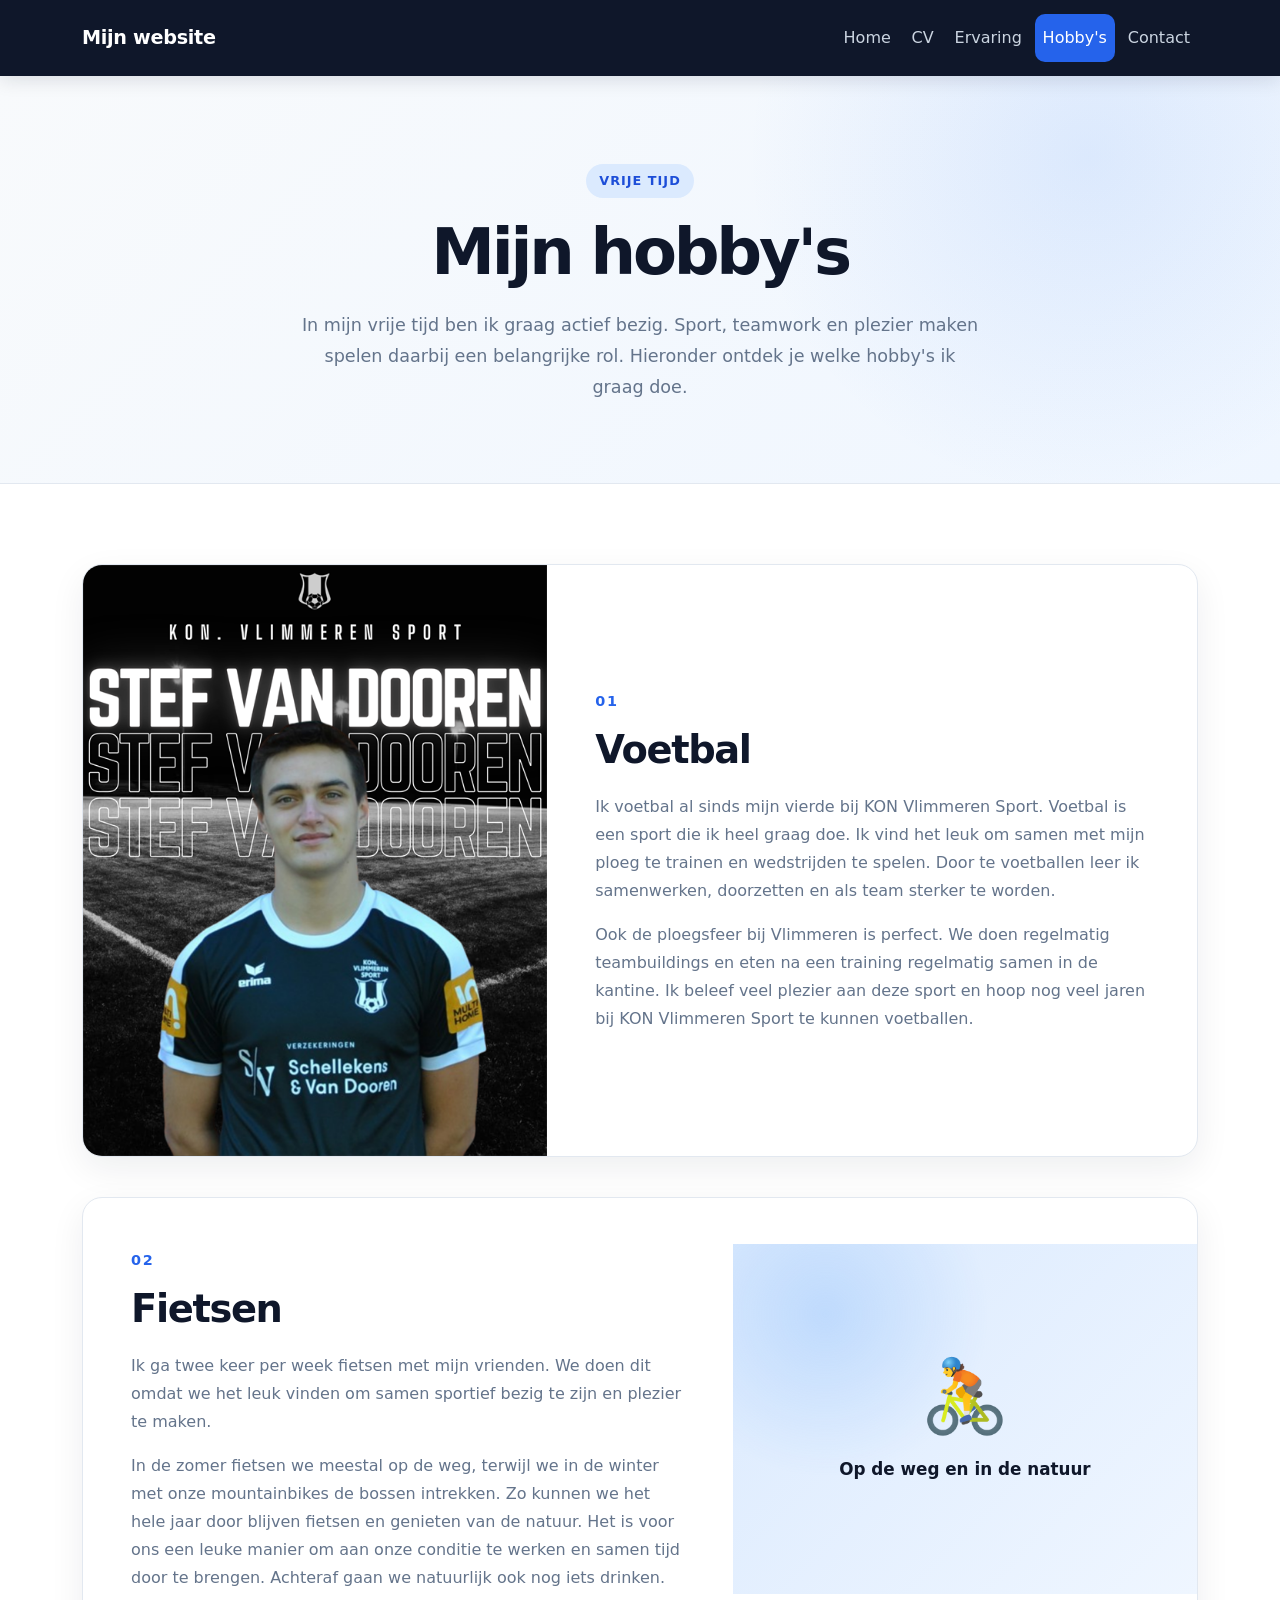
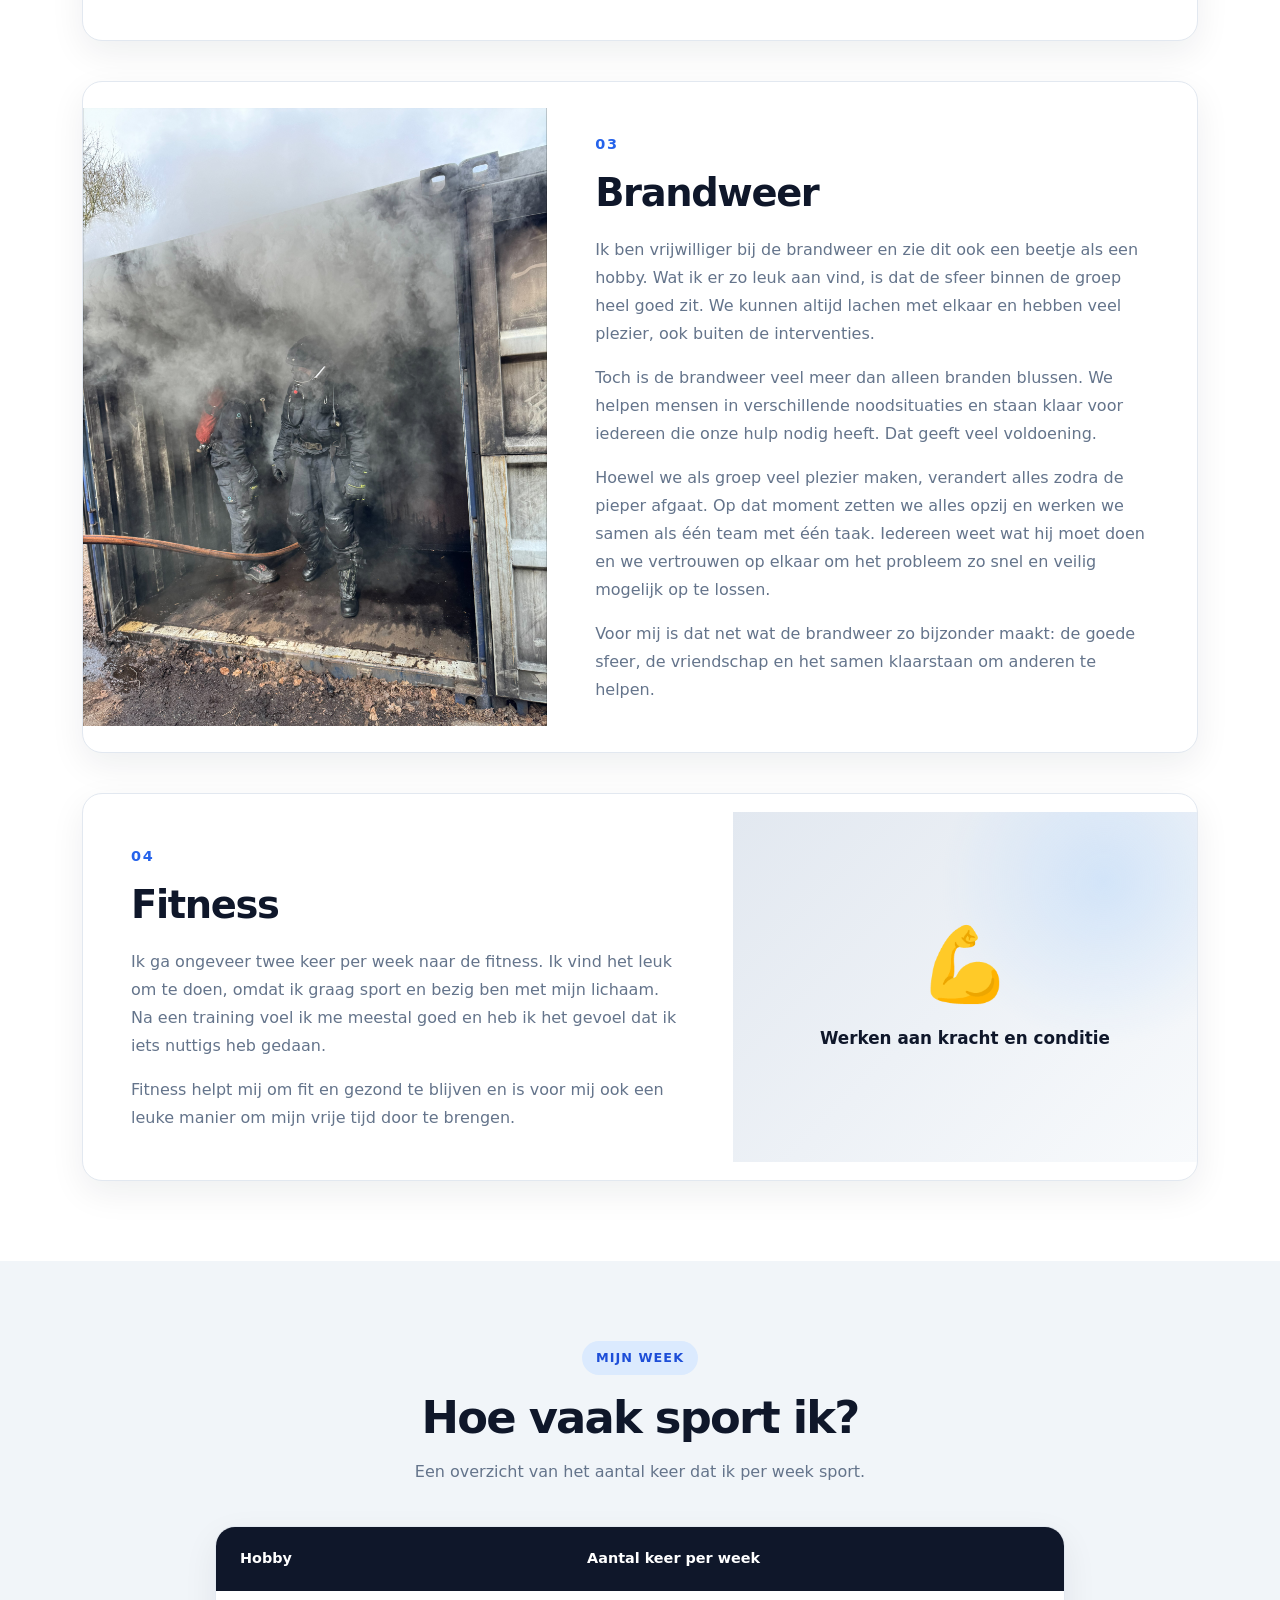
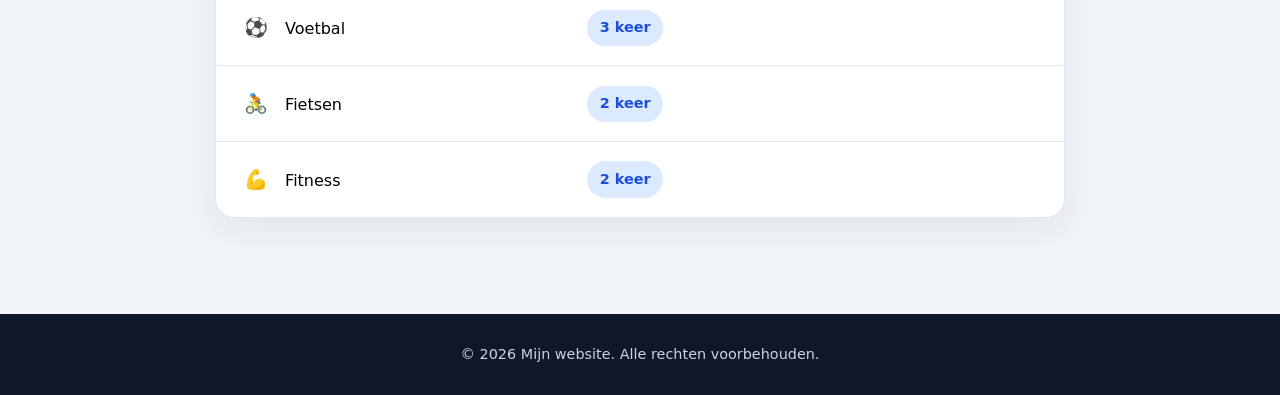
<file: svd/hobby.html>
<!DOCTYPE html>
<html lang="nl">
<head>
    <meta charset="UTF-8">
    <meta name="viewport" content="width=device-width, initial-scale=1.0">

    <title>Mijn hobby's</title>
    <meta name="description" content="Ontdek mijn hobby's: voetbal, fietsen, brandweer en fitness.">

    <link rel="icon" href="/img/favicon.ico" type="image/x-icon">

    <!-- Bootstrap 5 -->
    <link
        href="https://cdn.jsdelivr.net/npm/bootstrap@5.3.8/dist/css/bootstrap.min.css"
        rel="stylesheet"
    >

    <!-- Eigen CSS -->
    <link rel="stylesheet" href="/css/hobby.css">
</head>

<body>

    <!-- Navigatie -->
    <nav class="navbar navbar-expand-lg navbar-dark site-navbar sticky-top">
        <div class="container">
            <a class="navbar-brand fw-bold" href="index.html">Mijn website</a>

            <button
                class="navbar-toggler"
                type="button"
                data-bs-toggle="collapse"
                data-bs-target="#mainNavbar"
                aria-controls="mainNavbar"
                aria-expanded="false"
                aria-label="Navigatie openen of sluiten"
            >
                <span class="navbar-toggler-icon"></span>
            </button>

            <div class="collapse navbar-collapse" id="mainNavbar">
                <ul class="navbar-nav ms-auto">
                    <li class="nav-item">
                        <a class="nav-link" href="index.html">Home</a>
                    </li>
                    <li class="nav-item">
                        <a class="nav-link" href="cv.html">CV</a>
                    </li>
                    <li class="nav-item">
                        <a class="nav-link" href="ervaring.html">Ervaring</a>
                    </li>
                    <li class="nav-item">
                        <a class="nav-link active" href="hobby.html" aria-current="page">Hobby's</a>
                    </li>
                    <li class="nav-item">
                        <a class="nav-link" href="contact.html">Contact</a>
                    </li>
                </ul>
            </div>
        </div>
    </nav>

    <main>
        <!-- Introductie -->
        <section class="hero-section">
            <div class="container">
                <span class="section-label">Vrije tijd</span>
                <h1>Mijn hobby's</h1>
                <p>
                    In mijn vrije tijd ben ik graag actief bezig.
                    Sport, teamwork en plezier maken spelen daarbij een belangrijke rol.
                    Hieronder ontdek je welke hobby's ik graag doe.
                </p>
            </div>
        </section>

        <!-- Hobby's -->
        <section class="hobbies-section">
            <div class="container">

                <!-- Voetbal -->
                <article class="hobby-card row g-0 align-items-center">
                    <div class="col-lg-5">
                        <img
                            class="hobby-image"
                            src="/img/voetbal.png"
                            alt="Voetbal"
                            loading="lazy"
                        >
                    </div>

                    <div class="col-lg-7">
                        <div class="hobby-content">
                            <span class="hobby-number">01</span>
                            <h2>Voetbal</h2>
                            <p>
                                Ik voetbal al sinds mijn vierde bij KON Vlimmeren Sport.
                                Voetbal is een sport die ik heel graag doe. Ik vind het
                                leuk om samen met mijn ploeg te trainen en wedstrijden
                                te spelen. Door te voetballen leer ik samenwerken,
                                doorzetten en als team sterker te worden.
                            </p>
                            <p>
                                Ook de ploegsfeer bij Vlimmeren is perfect. We doen
                                regelmatig teambuildings en eten na een training
                                regelmatig samen in de kantine. Ik beleef veel plezier
                                aan deze sport en hoop nog veel jaren bij
                                KON Vlimmeren Sport te kunnen voetballen.
                            </p>
                        </div>
                    </div>
                </article>

                <!-- Fietsen -->
                <article class="hobby-card row g-0 align-items-center">
                    <div class="col-lg-7 order-2 order-lg-1">
                        <div class="hobby-content">
                            <span class="hobby-number">02</span>
                            <h2>Fietsen</h2>
                            <p>
                                Ik ga twee keer per week fietsen met mijn vrienden.
                                We doen dit omdat we het leuk vinden om samen sportief
                                bezig te zijn en plezier te maken.
                            </p>
                            <p>
                                In de zomer fietsen we meestal op de weg, terwijl we
                                in de winter met onze mountainbikes de bossen intrekken.
                                Zo kunnen we het hele jaar door blijven fietsen en
                                genieten van de natuur. Het is voor ons een leuke
                                manier om aan onze conditie te werken en samen tijd
                                door te brengen. Achteraf gaan we natuurlijk ook
                                nog iets drinken.
                            </p>
                        </div>
                    </div>

                    <div class="col-lg-5 order-1 order-lg-2">
                        <div class="image-placeholder">
                            <div class="image-placeholder-content">
                                <span class="placeholder-icon">🚴</span>
                                <p>Op de weg en in de natuur</p>
                            </div>
                        </div>
                    </div>
                </article>

                <!-- Brandweer -->
                <article class="hobby-card row g-0 align-items-center">
                    <div class="col-lg-5">
                        <img
                            class="hobby-image"
                            src="/img/brand.jpeg"
                            alt="Brandweer"
                            loading="lazy"
                        >
                    </div>

                    <div class="col-lg-7">
                        <div class="hobby-content">
                            <span class="hobby-number">03</span>
                            <h2>Brandweer</h2>
                            <p>
                                Ik ben vrijwilliger bij de brandweer en zie dit ook
                                een beetje als een hobby. Wat ik er zo leuk aan vind,
                                is dat de sfeer binnen de groep heel goed zit. We kunnen
                                altijd lachen met elkaar en hebben veel plezier, ook
                                buiten de interventies.
                            </p>
                            <p>
                                Toch is de brandweer veel meer dan alleen branden
                                blussen. We helpen mensen in verschillende noodsituaties
                                en staan klaar voor iedereen die onze hulp nodig heeft.
                                Dat geeft veel voldoening.
                            </p>
                            <p>
                                Hoewel we als groep veel plezier maken, verandert
                                alles zodra de pieper afgaat. Op dat moment zetten we
                                alles opzij en werken we samen als één team met één
                                taak. Iedereen weet wat hij moet doen en we vertrouwen
                                op elkaar om het probleem zo snel en veilig mogelijk
                                op te lossen.
                            </p>
                            <p>
                                Voor mij is dat net wat de brandweer zo bijzonder maakt:
                                de goede sfeer, de vriendschap en het samen klaarstaan
                                om anderen te helpen.
                            </p>
                        </div>
                    </div>
                </article>

                <!-- Fitness -->
                <article class="hobby-card row g-0 align-items-center">
                    <div class="col-lg-7 order-2 order-lg-1">
                        <div class="hobby-content">
                            <span class="hobby-number">04</span>
                            <h2>Fitness</h2>
                            <p>
                                Ik ga ongeveer twee keer per week naar de fitness.
                                Ik vind het leuk om te doen, omdat ik graag sport en
                                bezig ben met mijn lichaam. Na een training voel ik
                                me meestal goed en heb ik het gevoel dat ik iets
                                nuttigs heb gedaan.
                            </p>
                            <p>
                                Fitness helpt mij om fit en gezond te blijven en is
                                voor mij ook een leuke manier om mijn vrije tijd
                                door te brengen.
                            </p>
                        </div>
                    </div>

                    <div class="col-lg-5 order-1 order-lg-2">
                        <div class="image-placeholder fitness-placeholder">
                            <div class="image-placeholder-content">
                                <span class="placeholder-icon">💪</span>
                                <p>Werken aan kracht en conditie</p>
                            </div>
                        </div>
                    </div>
                </article>

            </div>
        </section>

        <!-- Overzicht -->
        <section class="overview-section">
            <div class="container">
                <div class="section-heading text-center">
                    <span class="section-label">Mijn week</span>
                    <h2>Hoe vaak sport ik?</h2>
                    <p>Een overzicht van het aantal keer dat ik per week sport.</p>
                </div>

                <div class="table-card">
                    <div class="table-responsive">
                        <table class="table hobby-table align-middle mb-0">
                            <thead>
                                <tr>
                                    <th scope="col">Hobby</th>
                                    <th scope="col">Aantal keer per week</th>
                                </tr>
                            </thead>
                            <tbody>
                                <tr>
                                    <td>
                                        <span class="table-icon">⚽</span>
                                        Voetbal
                                    </td>
                                    <td><span class="frequency-badge">3 keer</span></td>
                                </tr>
                                <tr>
                                    <td>
                                        <span class="table-icon">🚴</span>
                                        Fietsen
                                    </td>
                                    <td><span class="frequency-badge">2 keer</span></td>
                                </tr>
                                <tr>
                                    <td>
                                        <span class="table-icon">💪</span>
                                        Fitness
                                    </td>
                                    <td><span class="frequency-badge">2 keer</span></td>
                                </tr>
                            </tbody>
                        </table>
                    </div>
                </div>
            </div>
        </section>
    </main>

    <!-- Footer -->
    <footer class="site-footer">
        <div class="container text-center">
            <p class="mb-0">&copy; 2026 Mijn website. Alle rechten voorbehouden.</p>
        </div>
    </footer>

    <script
        src="https://cdn.jsdelivr.net/npm/bootstrap@5.3.8/dist/js/bootstrap.bundle.min.js"
    ></script>
</body>
</html>
</file>
<file: css/index.css>
/* Algemene instellingen */
:root {
    --primary-color: #2563eb;
    --primary-dark: #1d4ed8;
    --dark-color: #0f172a;
    --text-color: #334155;
    --muted-color: #64748b;
    --light-color: #f1f5f9;
    --card-color: #ffffff;
    --border-color: #e2e8f0;
}

html {
    scroll-behavior: smooth;
    scroll-padding-top: 90px;
}

body {
    margin: 0;
    font-family: system-ui, -apple-system, BlinkMacSystemFont,
                 "Segoe UI", sans-serif;
    color: var(--text-color);
    background-color: #ffffff;
    line-height: 1.8;
}

h1,
h2,
h3 {
    color: var(--dark-color);
    line-height: 1.3;
}

p {
    margin-bottom: 1rem;
}

/* Navigatie */
.site-navbar {
    background-color: var(--dark-color);
    box-shadow: 0 4px 20px rgb(15 23 42 / 12%);
}

.site-navbar .navbar-brand {
    color: #ed0909;
    font-size: 1.3rem;
    letter-spacing: 0.3px;
}

.site-navbar .nav-link {
    color: #cbd5e1;
    padding: 0.7rem 1rem;
    border-radius: 8px;
    transition: color 0.2s ease, background-color 0.2s ease;
}

.site-navbar .nav-link:hover,
.site-navbar .nav-link.active {
    color: red;
    background-color: rgb(255 255 255 / 10%);
}

/* Introductie */
.hero-section {
    background: linear-gradient(
        135deg,
        #f8fafc 0%,
        #eff6ff 100%
    );
}

.profile-image {
    width: 100%;
    max-width: 370px;
    height: 440px;
    object-fit: cover;
    object-position: center;
    border-radius: 24px;
    box-shadow: 0 20px 45px rgb(15 23 42 / 15%);
}

.section-label {
    display: inline-block;
    color: var(--primary-color);
    font-size: 0.8rem;
    font-weight: 800;
    letter-spacing: 2px;
    text-transform: uppercase;
}

.hero-section .lead {
    font-weight: 500;
}

/* Knoppen */
.btn-primary {
    background-color: var(--primary-color);
    border-color: var(--primary-color);
    border-radius: 10px;
    padding: 0.75rem 1.4rem;
    font-weight: 600;
    transition: background-color 0.2s ease,
                transform 0.2s ease,
                box-shadow 0.2s ease;
}

.btn-primary:hover {
    background-color: var(--primary-dark);
    border-color: var(--primary-dark);
    transform: translateY(-2px);
    box-shadow: 0 6px 15px rgb(37 99 235 / 20%);
}

/* Secties */
.content-section {
    background-color: var(--light-color);
}

.section-title {
    margin-top: 0.5rem;
    margin-bottom: 0.8rem;
    font-size: clamp(1.8rem, 4vw, 2.5rem);
    font-weight: 750;
    letter-spacing: -0.7px;
}

/* Kaarten */
.content-card {
    padding: 2rem;
    background-color: var(--card-color);
    border: 1px solid var(--border-color);
    border-radius: 18px;
    box-shadow: 0 8px 25px rgb(15 23 42 / 4%);
    transition: transform 0.25s ease,
                box-shadow 0.25s ease;
}

.content-card:hover {
    transform: translateY(-4px);
    box-shadow: 0 14px 35px rgb(15 23 42 / 9%);
}

.content-card h3 {
    margin-bottom: 1rem;
    font-size: 1.25rem;
    font-weight: 700;
}

.content-card p:last-child {
    margin-bottom: 0;
}

/* Interesses */
.interest-image {
    width: 100%;
    min-height: 300px;
    max-height: 390px;
    object-fit: cover;
    border-radius: 18px;
}

.skill-badge {
    padding: 0.6rem 0.85rem;
    background-color: #dbeafe;
    color: #1e40af;
    font-size: 0.8rem;
    font-weight: 600;
    border-radius: 8px;
}

/* Hobby's */
.hobby-card {
    padding: 3.5rem 2rem;
    background: linear-gradient(135deg, #ffffff, #eff6ff);
}

.hobby-text {
    max-width: 550px;
}

/* Studies */
.study-card {
    border-top: 4px solid var(--primary-color);
}

.study-number {
    margin-bottom: 1rem;
    color: var(--primary-color);
    font-size: 2rem;
    font-weight: 800;
    opacity: 0.8;
}

.study-card h3 {
    font-size: 1.15rem;
}

/* Footer */
.site-footer {
    background-color: var(--dark-color);
    color: #cbd5e1;
}

.site-footer p:first-child {
    color: #ffffff;
}

/* Toegankelijkheid: toetsenbordfocus */
a:focus-visible,
button:focus-visible {
    outline: 3px solid #60a5fa;
    outline-offset: 4px;
}

/* Mobiele schermen */
@media (max-width: 767.98px) {
    body {
        line-height: 1.7;
    }

    .hero-section {
        padding-top: 2rem !important;
    }

    .profile-image {
        max-width: 280px;
        height: 330px;
    }

    .hero-section h1 {
        font-size: 2.4rem;
    }

    .content-card {
        padding: 1.5rem;
    }

    .hobby-card {
        padding: 2.5rem 1.5rem;
    }

    .interest-image {
        min-height: 220px;
    }
}

/* Minder animatie voor gebruikers die dat instellen */
@media (prefers-reduced-motion: reduce) {
    html {
        scroll-behavior: auto;
    }

    *,
    *::before,
    *::after {
        transition-duration: 0.01ms !important;
        animation-duration: 0.01ms !important;
        animation-iteration-count: 1 !important;
    }
}
</file>
<file: css/contact.css>
/* ==============================
   Algemene instellingen
============================== */

:root {
    --primary: #2563eb;
    --primary-dark: #1d4ed8;
    --dark: #0f172a;
    --text: #334155;
    --muted: #64748b;
    --light: #f1f5f9;
    --white: #ffffff;
    --border: #e2e8f0;
    --radius: 20px;
    --shadow: 0 12px 35px rgba(15, 23, 42, 0.07);
}

* {
    box-sizing: border-box;
}

html {
    scroll-behavior: smooth;
}

body {
    margin: 0;
    font-family: system-ui, -apple-system, BlinkMacSystemFont, "Segoe UI",
        sans-serif;
    color: var(--text);
    background-color: var(--white);
    line-height: 1.75;
}

h1,
h2,
h3 {
    color: var(--dark);
    font-weight: 750;
    line-height: 1.2;
}

p {
    color: var(--muted);
}

/* ==============================
   Navigatie
============================== */

.site-navbar {
    background-color: var(--dark);
    padding: 0.9rem 0;
    box-shadow: 0 4px 18px rgba(15, 23, 42, 0.12);
}

.site-navbar .navbar-brand {
    color: var(--white);
    font-size: 1.2rem;
    letter-spacing: -0.3px;
}

.site-navbar .navbar-brand:hover {
    color: #bfdbfe;
}

.site-navbar .navbar-nav {
    gap: 0.3rem;
}

.site-navbar .nav-link {
    padding: 0.6rem 0.9rem;
    color: #cbd5e1;
    border-radius: 10px;
    font-weight: 500;
    transition: background-color 0.2s ease, color 0.2s ease;
}

.site-navbar .nav-link:hover,
.site-navbar .nav-link:focus {
    color: var(--white);
    background-color: rgba(255, 255, 255, 0.09);
}

.site-navbar .nav-link.active {
    color: var(--white);
    background-color: var(--primary);
}

.site-navbar .navbar-toggler {
    border-color: rgba(255, 255, 255, 0.35);
    box-shadow: none;
}

.site-navbar .navbar-toggler:focus {
    box-shadow: 0 0 0 3px rgba(96, 165, 250, 0.3);
}

/* ==============================
   Introductie
============================== */

.contact-hero {
    padding: 5rem 0 4.5rem;
    background:
        radial-gradient(
            circle at 85% 20%,
            rgba(59, 130, 246, 0.12),
            transparent 30%
        ),
        linear-gradient(135deg, #f8fafc, #eff6ff);
    border-bottom: 1px solid var(--border);
}

.contact-hero .container {
    max-width: 850px;
}

.section-label {
    display: inline-block;
    margin-bottom: 1rem;
    padding: 0.35rem 0.85rem;
    color: var(--primary-dark);
    background-color: #dbeafe;
    border-radius: 999px;
    font-size: 0.8rem;
    font-weight: 750;
    letter-spacing: 0.08em;
    text-transform: uppercase;
}

.contact-hero h1 {
    margin-bottom: 1.25rem;
    font-size: clamp(2.5rem, 5vw, 4rem);
    letter-spacing: -0.05em;
}

.contact-hero p {
    max-width: 680px;
    margin: 0 auto;
    font-size: 1.1rem;
}

/* ==============================
   Hoofdindeling
============================== */

.contact-section {
    padding: 5rem 0 6rem;
    background-color: #f8fafc;
}

/* ==============================
   Contactformulier
============================== */

.contact-card,
.contact-info-card {
    height: 100%;
    padding: clamp(1.5rem, 4vw, 2.5rem);
    background-color: var(--white);
    border: 1px solid var(--border);
    border-radius: var(--radius);
    box-shadow: var(--shadow);
}

.card-heading {
    display: flex;
    align-items: flex-start;
    gap: 1rem;
    margin-bottom: 2rem;
}

.card-icon {
    display: flex;
    flex: 0 0 48px;
    align-items: center;
    justify-content: center;
    width: 48px;
    height: 48px;
    color: var(--primary);
    background-color: #dbeafe;
    border-radius: 14px;
    font-size: 1.5rem;
}

.card-heading h2,
.contact-info-card h2 {
    margin-bottom: 0.6rem;
    font-size: clamp(1.5rem, 3vw, 2rem);
    letter-spacing: -0.035em;
}

.card-heading p {
    margin-bottom: 0;
}

.form-label {
    margin-bottom: 0.5rem;
    color: var(--dark);
    font-size: 0.95rem;
    font-weight: 650;
}

.form-control {
    min-height: 50px;
    padding: 0.8rem 1rem;
    color: var(--text);
    background-color: #f8fafc;
    border: 1px solid var(--border);
    border-radius: 12px;
    font: inherit;
    transition: border-color 0.2s ease, box-shadow 0.2s ease,
        background-color 0.2s ease;
}

.form-control::placeholder {
    color: #94a3b8;
}

.form-control:hover {
    border-color: #cbd5e1;
}

.form-control:focus {
    color: var(--text);
    background-color: var(--white);
    border-color: var(--primary);
    box-shadow: 0 0 0 4px rgba(37, 99, 235, 0.12);
}

textarea.form-control {
    min-height: 160px;
    resize: vertical;
}

.submit-button {
    display: inline-flex;
    align-items: center;
    justify-content: center;
    gap: 0.75rem;
    min-height: 50px;
    padding: 0.8rem 1.5rem;
    background-color: var(--primary);
    border-color: var(--primary);
    border-radius: 12px;
    font-weight: 650;
    transition: background-color 0.2s ease, transform 0.2s ease,
        box-shadow 0.2s ease;
}

.submit-button:hover,
.submit-button:focus-visible {
    background-color: var(--primary-dark);
    border-color: var(--primary-dark);
    box-shadow: 0 8px 20px rgba(37, 99, 235, 0.2);
    transform: translateY(-1px);
}

.submit-button span {
    font-size: 1.2rem;
    transition: transform 0.2s ease;
}

.submit-button:hover span {
    transform: translateX(3px);
}

/* ==============================
   Contactgegevens
============================== */

.contact-info-card {
    background:
        radial-gradient(
            circle at 100% 0%,
            rgba(59, 130, 246, 0.1),
            transparent 35%
        ),
        var(--white);
}

.contact-info-card > .section-label {
    margin-bottom: 1rem;
}

.contact-info-intro {
    margin-bottom: 2rem;
}

.contact-link {
    display: flex;
    align-items: center;
    gap: 1rem;
    margin-bottom: 1rem;
    padding: 1rem;
    color: var(--text);
    text-decoration: none;
    background-color: #f8fafc;
    border: 1px solid var(--border);
    border-radius: 14px;
    transition: border-color 0.2s ease, background-color 0.2s ease,
        transform 0.2s ease;
}

.contact-link:hover {
    color: var(--text);
    background-color: #eff6ff;
    border-color: #bfdbfe;
    transform: translateY(-2px);
}

.contact-link-icon {
    display: flex;
    flex: 0 0 44px;
    align-items: center;
    justify-content: center;
    width: 44px;
    height: 44px;
    color: var(--primary);
    background-color: #dbeafe;
    border-radius: 12px;
    font-size: 1.35rem;
}

.instagram-icon {
    color: #9d174d;
    background-color: #fce7f3;
}

.contact-link-text {
    display: flex;
    flex: 1;
    flex-direction: column;
    min-width: 0;
}

.contact-link-label {
    margin-bottom: 0.2rem;
    color: var(--muted);
    font-size: 0.8rem;
    font-weight: 650;
    text-transform: uppercase;
    letter-spacing: 0.04em;
}

.contact-link-value {
    overflow-wrap: anywhere;
    color: var(--dark);
    font-size: 0.95rem;
    font-weight: 650;
}

.contact-arrow {
    align-self: center;
    color: var(--primary);
    font-size: 1.2rem;
}

.contact-note {
    display: flex;
    gap: 0.9rem;
    margin-top: 2rem;
    padding: 1.25rem;
    background-color: #eff6ff;
    border-radius: 14px;
}

.note-icon {
    flex-shrink: 0;
    font-size: 1.4rem;
}

.contact-note h3 {
    margin-bottom: 0.45rem;
    font-size: 1rem;
}

.contact-note p {
    font-size: 0.9rem;
}

/* ==============================
   Footer
============================== */

.site-footer {
    padding: 1.75rem 0;
    color: #cbd5e1;
    background-color: var(--dark);
}

.site-footer p {
    color: #cbd5e1;
    font-size: 0.9rem;
}

/* ==============================
   Responsive ontwerp
============================== */

@media (max-width: 991.98px) {
    .site-navbar .navbar-nav {
        gap: 0.15rem;
        padding-top: 1rem;
    }

    .site-navbar .nav-link {
        padding: 0.7rem 0.85rem;
    }

    .contact-section {
        padding: 3.5rem 0 4rem;
    }
}

@media (max-width: 767.98px) {
    .contact-hero {
        padding: 3.75rem 0;
    }

    .contact-hero p {
        font-size: 1rem;
    }

    .contact-card,
    .contact-info-card {
        padding: 1.5rem;
        border-radius: 16px;
    }

    .card-heading {
        gap: 0.8rem;
    }

    .card-icon {
        flex-basis: 42px;
        width: 42px;
        height: 42px;
    }

    .submit-button {
        width: 100%;
    }
}

/* Minder animatie indien ingesteld op het toestel */
@media (prefers-reduced-motion: reduce) {
    html {
        scroll-behavior: auto;
    }

    *,
    *::before,
    *::after {
        transition-duration: 0.01ms !important;
        animation-duration: 0.01ms !important;
        animation-iteration-count: 1 !important;
    }
}
</file>
<file: css/cv.css>
/* Kleuren en basis */
:root {
    --primary-color: #2563eb;
    --primary-dark: #1d4ed8;
    --dark-color: #0f172a;
    --text-color: #334155;
    --muted-color: #64748b;
    --light-color: #f1f5f9;
    --border-color: #e2e8f0;
}

html {
    scroll-behavior: smooth;
    scroll-padding-top: 90px;
}

body {
    margin: 0;
    font-family: system-ui, -apple-system, BlinkMacSystemFont,
                 "Segoe UI", sans-serif;
    color: var(--text-color);
    background-color: #ffffff;
    line-height: 1.8;
}

h1,
h2,
h3 {
    color: var(--dark-color);
    line-height: 1.3;
}

a {
    color: var(--primary-color);
    text-decoration: none;
}

a:hover {
    color: var(--primary-dark);
}

/* Navigatie */
.site-navbar {
    background-color: var(--dark-color);
    box-shadow: 0 4px 20px rgb(15 23 42 / 12%);
}

.site-navbar .navbar-brand {
    color: #ffffff;
    font-size: 1.3rem;
    letter-spacing: 0.3px;
}

.site-navbar .nav-link {
    color: #cbd5e1;
    padding: 0.7rem 1rem;
    border-radius: 8px;
    transition: color 0.2s ease, background-color 0.2s ease;
}

.site-navbar .nav-link:hover,
.site-navbar .nav-link.active {
    color: #ffffff;
    background-color: rgb(255 255 255 / 10%);
}

/* CV-header */
.cv-hero {
    background: linear-gradient(135deg, #f8fafc, #eff6ff);
    border-bottom: 1px solid var(--border-color);
}

.cv-hero h1 {
    letter-spacing: -1.5px;
}

.section-label {
    display: inline-block;
    color: var(--primary-color);
    font-size: 0.8rem;
    font-weight: 800;
    letter-spacing: 2px;
    text-transform: uppercase;
}

.section-heading {
    margin-top: 0.5rem;
    margin-bottom: 1rem;
    font-size: clamp(1.7rem, 4vw, 2.3rem);
    font-weight: 750;
    letter-spacing: -0.7px;
}

.section-intro {
    max-width: 850px;
}

/* Knoppen */
.btn-primary {
    padding: 0.75rem 1.4rem;
    background-color: var(--primary-color);
    border-color: var(--primary-color);
    border-radius: 10px;
    font-weight: 600;
    transition: background-color 0.2s ease,
                transform 0.2s ease,
                box-shadow 0.2s ease;
}

.btn-primary:hover {
    background-color: var(--primary-dark);
    border-color: var(--primary-dark);
    transform: translateY(-2px);
    box-shadow: 0 6px 15px rgb(37 99 235 / 20%);
}

/* Secties */
.content-section {
    background-color: var(--light-color);
}

/* Kaarten */
.content-card {
    padding: 2rem;
    background-color: #ffffff;
    border: 1px solid var(--border-color);
    border-radius: 18px;
    box-shadow: 0 8px 25px rgb(15 23 42 / 4%);
    transition: transform 0.25s ease,
                box-shadow 0.25s ease;
}

.content-card:hover {
    transform: translateY(-3px);
    box-shadow: 0 14px 35px rgb(15 23 42 / 8%);
}

.card-heading {
    margin-bottom: 1.5rem;
    font-size: 1.35rem;
    font-weight: 700;
}

/* Persoonlijke gegevens */
.personal-card {
    border-left: 4px solid var(--primary-color);
}

.info-item {
    margin-bottom: 1rem;
}

.info-item:last-child {
    margin-bottom: 0;
}

.info-label {
    display: block;
    margin-bottom: 0.15rem;
    color: var(--muted-color);
    font-size: 0.8rem;
    font-weight: 700;
    letter-spacing: 0.7px;
    text-transform: uppercase;
}

.info-item p {
    margin-bottom: 0;
    overflow-wrap: anywhere;
}

/* Opleidingen */
.timeline {
    position: relative;
    padding-left: 1.5rem;
    border-left: 2px solid #dbeafe;
}

.timeline-item {
    position: relative;
    display: flex;
    flex-wrap: wrap;
    gap: 0.75rem 1.5rem;
    padding: 0 0 2rem 1.25rem;
}

.timeline-item:last-child {
    padding-bottom: 0;
}

.timeline-item::before {
    position: absolute;
    top: 0.4rem;
    left: -1.93rem;
    width: 12px;
    height: 12px;
    content: "";
    background-color: var(--primary-color);
    border: 3px solid #ffffff;
    border-radius: 50%;
    box-sizing: content-box;
}

.timeline-date {
    min-width: 65px;
    color: var(--primary-color);
    font-weight: 800;
}

.timeline-item h3 {
    margin-bottom: 0.35rem;
    font-size: 1.1rem;
    font-weight: 700;
}

.timeline-item p {
    margin-bottom: 0;
    color: var(--muted-color);
}

/* Werkervaring */
.experience-card {
    border-top: 4px solid var(--primary-color);
}

.experience-period {
    display: inline-block;
    margin-bottom: 1rem;
    padding: 0.35rem 0.7rem;
    color: #1e40af;
    background-color: #dbeafe;
    border-radius: 7px;
    font-size: 0.8rem;
    font-weight: 700;
}

.experience-card h3 {
    margin-bottom: 0.75rem;
    font-size: 1.2rem;
    font-weight: 700;
}

.experience-card p {
    margin-bottom: 0;
    color: var(--muted-color);
}

/* Talen */
.skill-row {
    display: flex;
    align-items: center;
    justify-content: space-between;
    gap: 1rem;
    padding: 0.85rem 0;
    border-bottom: 1px solid var(--border-color);
}

.skill-row:last-child {
    border-bottom: 0;
}

.skill-level {
    color: var(--primary-color);
    font-size: 0.9rem;
    font-weight: 700;
    text-align: right;
}

/* Kwaliteiten en competenties */
.check-list {
    display: grid;
    gap: 0.85rem;
    margin: 0;
    padding: 0;
    list-style: none;
}

.check-list li {
    position: relative;
    padding-left: 1.8rem;
}

.check-list li::before {
    position: absolute;
    left: 0;
    color: var(--primary-color);
    content: "✓";
    font-weight: 800;
}

/* Interesses */
.interests-card {
    padding: 3rem 2rem;
    background: linear-gradient(135deg, #ffffff, #eff6ff);
}

.interest-badge {
    padding: 0.7rem 1.2rem;
    color: #1e40af;
    background-color: #dbeafe;
    border-radius: 10px;
    font-weight: 700;
}

/* Footer */
.site-footer {
    background-color: var(--dark-color);
    color: #cbd5e1;
}

.site-footer p:first-child {
    color: #ffffff;
}

.site-footer a {
    color: #93c5fd;
}

.site-footer a:hover {
    color: #ffffff;
}

/* Toegankelijkheid */
a:focus-visible,
button:focus-visible {
    outline: 3px solid #60a5fa;
    outline-offset: 4px;
}

/* Mobiele schermen */
@media (max-width: 767.98px) {
    body {
        line-height: 1.7;
    }

    .cv-hero h1 {
        font-size: 2.5rem;
    }

    .content-card {
        padding: 1.5rem;
    }

    .timeline-item {
        gap: 0.3rem;
    }

    .timeline-date {
        width: 100%;
    }

    .interests-card {
        padding: 2rem 1.25rem;
    }
}

/* Respecteer voorkeur voor minder animatie */
@media (prefers-reduced-motion: reduce) {
    html {
        scroll-behavior: auto;
    }

    *,
    *::before,
    *::after {
        transition-duration: 0.01ms !important;
        animation-duration: 0.01ms !important;
        animation-iteration-count: 1 !important;
    }
}
</file>
<file: css/ervaring.css>
/* Kleuren en algemene instellingen */
:root {
    --primary-color: #2563eb;
    --primary-dark: #1d4ed8;
    --dark-color: #0f172a;
    --text-color: #334155;
    --muted-color: #64748b;
    --light-color: #f1f5f9;
    --border-color: #e2e8f0;
}

html {
    scroll-behavior: smooth;
    scroll-padding-top: 90px;
}

body {
    margin: 0;
    font-family: system-ui, -apple-system, BlinkMacSystemFont,
                 "Segoe UI", sans-serif;
    color: var(--text-color);
    background-color: #ffffff;
    line-height: 1.8;
}

h1,
h2,
h3 {
    color: var(--dark-color);
    line-height: 1.3;
}

a {
    text-decoration: none;
}

/* Navigatie */
.site-navbar {
    background-color: var(--dark-color);
    box-shadow: 0 4px 20px rgb(15 23 42 / 12%);
}

.site-navbar .navbar-brand {
    color: #ffffff;
    font-size: 1.3rem;
    letter-spacing: 0.3px;
}

.site-navbar .nav-link {
    color: #cbd5e1;
    padding: 0.7rem 1rem;
    border-radius: 8px;
    transition: color 0.2s ease, background-color 0.2s ease;
}

.site-navbar .nav-link:hover,
.site-navbar .nav-link.active {
    color: #ffffff;
    background-color: rgb(255 255 255 / 10%);
}

/* Introductie */
.experience-hero {
    background: linear-gradient(135deg, #f8fafc, #eff6ff);
    border-bottom: 1px solid var(--border-color);
}

.experience-hero h1 {
    color: var(--dark-color);
    letter-spacing: -1.5px;
}

.hero-text {
    max-width: 720px;
}

.section-label {
    display: inline-block;
    color: var(--primary-color);
    font-size: 0.8rem;
    font-weight: 800;
    letter-spacing: 2px;
    text-transform: uppercase;
}

.section-title {
    margin-top: 0.5rem;
    margin-bottom: 0.8rem;
    font-size: clamp(1.8rem, 4vw, 2.5rem);
    font-weight: 750;
    letter-spacing: -0.7px;
}

.section-intro {
    max-width: 800px;
    margin-right: auto;
    margin-left: auto;
}

/* Knoppen */
.btn-primary {
    padding: 0.75rem 1.4rem;
    background-color: var(--primary-color);
    border-color: var(--primary-color);
    border-radius: 10px;
    font-weight: 600;
    transition: background-color 0.2s ease,
                transform 0.2s ease,
                box-shadow 0.2s ease;
}

.btn-primary:hover {
    background-color: var(--primary-dark);
    border-color: var(--primary-dark);
    transform: translateY(-2px);
    box-shadow: 0 6px 15px rgb(37 99 235 / 20%);
}

.btn-outline-primary {
    color: var(--primary-color);
    border-color: var(--primary-color);
    border-radius: 10px;
    padding: 0.75rem 1.4rem;
    font-weight: 600;
}

.btn-outline-primary:hover {
    color: #ffffff;
    background-color: var(--primary-color);
    border-color: var(--primary-color);
}

/* Ervaringskaarten */
.experience-card {
    height: 100%;
    padding: 2rem;
    background-color: #ffffff;
    border: 1px solid var(--border-color);
    border-top: 4px solid var(--primary-color);
    border-radius: 18px;
    box-shadow: 0 8px 25px rgb(15 23 42 / 4%);
    transition: transform 0.25s ease,
                box-shadow 0.25s ease;
}

.experience-card:hover {
    transform: translateY(-4px);
    box-shadow: 0 14px 35px rgb(15 23 42 / 9%);
}

.experience-icon {
    display: flex;
    align-items: center;
    justify-content: center;
    width: 58px;
    height: 58px;
    margin-bottom: 1.25rem;
    background-color: #dbeafe;
    border-radius: 15px;
    font-size: 1.8rem;
}

.experience-period {
    display: inline-block;
    margin-bottom: 0.9rem;
    padding: 0.35rem 0.7rem;
    color: #1e40af;
    background-color: #dbeafe;
    border-radius: 7px;
    font-size: 0.8rem;
    font-weight: 700;
}

.experience-card h3 {
    margin-bottom: 1rem;
    font-size: 1.35rem;
    font-weight: 750;
}

.experience-card p {
    color: var(--text-color);
    margin-bottom: 1rem;
}

.experience-card p:last-of-type {
    margin-bottom: 1.25rem;
}

/* Vaardigheidstags */
.skills {
    display: flex;
    flex-wrap: wrap;
    gap: 0.5rem;
    margin-top: auto;
}

.skill-badge {
    display: inline-block;
    padding: 0.4rem 0.65rem;
    color: #1e40af;
    background-color: #eff6ff;
    border: 1px solid #dbeafe;
    border-radius: 7px;
    font-size: 0.78rem;
    font-weight: 600;
}

/* Vaardigheden onderaan */
.skills-section {
    background-color: var(--light-color);
}

.strength-card {
    height: 100%;
    padding: 1.5rem 1rem;
    text-align: center;
    background-color: #ffffff;
    border: 1px solid var(--border-color);
    border-radius: 16px;
    transition: transform 0.25s ease,
                box-shadow 0.25s ease;
}

.strength-card:hover {
    transform: translateY(-4px);
    box-shadow: 0 12px 25px rgb(15 23 42 / 8%);
}

.strength-icon {
    display: block;
    margin-bottom: 0.75rem;
    font-size: 2rem;
}

.strength-card h3 {
    margin-bottom: 0.5rem;
    font-size: 1.05rem;
    font-weight: 750;
}

.strength-card p {
    margin-bottom: 0;
    color: var(--muted-color);
    font-size: 0.9rem;
}

/* Contactblok */
.contact-card {
    padding: 3rem 2rem;
    background: linear-gradient(135deg, #f8fafc, #eff6ff);
    border: 1px solid var(--border-color);
    border-radius: 20px;
}

/* Footer */
.site-footer {
    background-color: var(--dark-color);
    color: #cbd5e1;
}

.site-footer p:first-child {
    color: #ffffff;
}

.site-footer a {
    color: #93c5fd;
    transition: color 0.2s ease;
}

.site-footer a:hover {
    color: #ffffff;
}

/* Toegankelijkheid */
a:focus-visible,
button:focus-visible {
    outline: 3px solid #60a5fa;
    outline-offset: 4px;
}

/* Mobiele schermen */
@media (max-width: 767.98px) {
    body {
        line-height: 1.7;
    }

    .experience-hero h1 {
        font-size: 2.5rem;
    }

    .experience-card {
        padding: 1.5rem;
    }

    .strength-card {
        padding: 1.25rem 0.75rem;
    }

    .strength-card h3 {
        font-size: 0.95rem;
    }

    .contact-card {
        padding: 2rem 1.25rem;
    }
}

/* Respecteer voorkeur voor minder animatie */
@media (prefers-reduced-motion: reduce) {
    html {
        scroll-behavior: auto;
    }

    *,
    *::before,
    *::after {
        transition-duration: 0.01ms !important;
        animation-duration: 0.01ms !important;
        animation-iteration-count: 1 !important;
    }
}
</file>
<file: css/hobby.css>
/* ==============================
   Algemene instellingen
============================== */

:root {
    --primary: #2563eb;
    --primary-dark: #1d4ed8;
    --dark: #0f172a;
    --text: #334155;
    --muted: #64748b;
    --light: #f1f5f9;
    --white: #ffffff;
    --border: #e2e8f0;
    --radius: 20px;
    --shadow: 0 12px 35px rgba(15, 23, 42, 0.07);
}

* {
    box-sizing: border-box;
}

html {
    scroll-behavior: smooth;
}

body {
    margin: 0;
    font-family: system-ui, -apple-system, BlinkMacSystemFont, "Segoe UI",
        sans-serif;
    color: var(--text);
    background-color: var(--white);
    line-height: 1.75;
}

img {
    max-width: 100%;
}

h1,
h2,
h3 {
    color: var(--dark);
    font-weight: 750;
    line-height: 1.2;
}

p {
    color: var(--muted);
}

/* ==============================
   Navigatie
============================== */

.site-navbar {
    background-color: var(--dark);
    padding: 0.9rem 0;
    box-shadow: 0 4px 18px rgba(15, 23, 42, 0.12);
}

.site-navbar .navbar-brand {
    color: var(--white);
    font-size: 1.2rem;
    letter-spacing: -0.3px;
}

.site-navbar .navbar-brand:hover {
    color: #bfdbfe;
}

.site-navbar .navbar-nav {
    gap: 0.3rem;
}

.site-navbar .nav-link {
    color: #cbd5e1;
    padding: 0.6rem 0.9rem;
    border-radius: 10px;
    font-weight: 500;
    transition: background-color 0.2s ease, color 0.2s ease;
}

.site-navbar .nav-link:hover,
.site-navbar .nav-link:focus {
    color: var(--white);
    background-color: rgba(255, 255, 255, 0.09);
}

.site-navbar .nav-link.active {
    color: var(--white);
    background-color: var(--primary);
}

.site-navbar .navbar-toggler {
    border-color: rgba(255, 255, 255, 0.35);
    box-shadow: none;
}

.site-navbar .navbar-toggler:focus {
    box-shadow: 0 0 0 3px rgba(96, 165, 250, 0.3);
}

/* ==============================
   Introductie
============================== */

.hero-section {
    padding: 5.5rem 0 5rem;
    text-align: center;
    background:
        radial-gradient(
            circle at 85% 20%,
            rgba(59, 130, 246, 0.12),
            transparent 30%
        ),
        linear-gradient(135deg, #f8fafc, #eff6ff);
    border-bottom: 1px solid var(--border);
}

.hero-section .container {
    max-width: 850px;
}

.section-label {
    display: inline-block;
    margin-bottom: 1rem;
    padding: 0.35rem 0.85rem;
    color: var(--primary-dark);
    background-color: #dbeafe;
    border-radius: 999px;
    font-size: 0.8rem;
    font-weight: 750;
    letter-spacing: 0.08em;
    text-transform: uppercase;
}

.hero-section h1 {
    margin-bottom: 1.25rem;
    font-size: clamp(2.5rem, 5vw, 4rem);
    letter-spacing: -0.05em;
}

.hero-section p {
    max-width: 680px;
    margin: 0 auto;
    font-size: 1.1rem;
}

/* ==============================
   Hobbysecties
============================== */

.hobbies-section {
    padding: 5rem 0;
}

.hobby-card {
    overflow: hidden;
    margin-bottom: 2.5rem;
    background-color: var(--white);
    border: 1px solid var(--border);
    border-radius: var(--radius);
    box-shadow: var(--shadow);
    transition: transform 0.25s ease, box-shadow 0.25s ease;
}

.hobby-card:last-child {
    margin-bottom: 0;
}

.hobby-card:hover {
    transform: translateY(-4px);
    box-shadow: 0 18px 45px rgba(15, 23, 42, 0.11);
}

.hobby-image {
    display: block;
    width: 100%;
    height: 100%;
    min-height: 350px;
    object-fit: cover;
}

.hobby-content {
    padding: clamp(1.5rem, 4vw, 3rem);
}

.hobby-number {
    display: inline-block;
    margin-bottom: 0.8rem;
    color: var(--primary);
    font-size: 0.9rem;
    font-weight: 800;
    letter-spacing: 0.12em;
}

.hobby-content h2 {
    margin-bottom: 1.25rem;
    font-size: clamp(1.8rem, 3vw, 2.4rem);
    letter-spacing: -0.035em;
}

.hobby-content p {
    margin-bottom: 1rem;
}

.hobby-content p:last-child {
    margin-bottom: 0;
}

/* ==============================
   Afbeeldingsvlakken zonder foto
============================== */

.image-placeholder {
    display: flex;
    align-items: center;
    justify-content: center;
    min-height: 350px;
    height: 100%;
    padding: 2rem;
    background:
        radial-gradient(
            circle at 20% 20%,
            rgba(96, 165, 250, 0.25),
            transparent 35%
        ),
        linear-gradient(135deg, #dbeafe, #eff6ff);
}

.image-placeholder-content {
    text-align: center;
}

.placeholder-icon {
    display: block;
    margin-bottom: 1rem;
    font-size: 4.5rem;
    line-height: 1.2;
}

.image-placeholder-content p {
    margin: 0;
    color: var(--dark);
    font-size: 1.05rem;
    font-weight: 650;
}

.fitness-placeholder {
    background:
        radial-gradient(
            circle at 80% 20%,
            rgba(147, 197, 253, 0.3),
            transparent 35%
        ),
        linear-gradient(135deg, #e2e8f0, #f8fafc);
}

/* ==============================
   Sportoverzicht
============================== */

.overview-section {
    padding: 5rem 0 6rem;
    background-color: var(--light);
}

.section-heading {
    max-width: 700px;
    margin: 0 auto 2.5rem;
}

.section-heading h2 {
    margin-bottom: 0.85rem;
    font-size: clamp(2rem, 4vw, 2.8rem);
    letter-spacing: -0.04em;
}

.section-heading p {
    margin-bottom: 0;
}

.table-card {
    max-width: 850px;
    margin: 0 auto;
    overflow: hidden;
    background-color: var(--white);
    border: 1px solid var(--border);
    border-radius: var(--radius);
    box-shadow: var(--shadow);
}

.hobby-table {
    color: var(--text);
}

.hobby-table thead th {
    padding: 1.2rem 1.5rem;
    color: var(--white);
    background-color: var(--dark);
    border: none;
    font-size: 0.9rem;
    font-weight: 650;
}

.hobby-table tbody td {
    padding: 1.2rem 1.5rem;
    border-color: var(--border);
}

.hobby-table tbody tr:last-child td {
    border-bottom: none;
}

.hobby-table tbody tr:hover td {
    background-color: #f8fafc;
}

.table-icon {
    display: inline-block;
    width: 2rem;
    margin-right: 0.5rem;
    font-size: 1.2rem;
    text-align: center;
}

.frequency-badge {
    display: inline-block;
    padding: 0.35rem 0.8rem;
    color: var(--primary-dark);
    background-color: #dbeafe;
    border-radius: 999px;
    font-size: 0.9rem;
    font-weight: 750;
}

/* ==============================
   Footer
============================== */

.site-footer {
    padding: 1.75rem 0;
    color: #cbd5e1;
    background-color: var(--dark);
}

.site-footer p {
    color: #cbd5e1;
    font-size: 0.9rem;
}

/* ==============================
   Responsive ontwerp
============================== */

@media (max-width: 991.98px) {
    .site-navbar .navbar-nav {
        gap: 0.15rem;
        padding-top: 1rem;
    }

    .site-navbar .nav-link {
        padding: 0.7rem 0.85rem;
    }

    .hobby-image,
    .image-placeholder {
        min-height: 280px;
        max-height: 360px;
    }
}

@media (max-width: 767.98px) {
    .hero-section {
        padding: 4rem 0 3.5rem;
    }

    .hero-section p {
        font-size: 1rem;
    }

    .hobbies-section {
        padding: 3rem 0;
    }

    .hobby-card {
        margin-bottom: 1.75rem;
        border-radius: 16px;
    }

    .hobby-content {
        padding: 1.5rem;
    }

    .hobby-content h2 {
        font-size: 1.8rem;
    }

    .hobby-image,
    .image-placeholder {
        min-height: 230px;
        max-height: 300px;
    }

    .overview-section {
        padding: 3.5rem 0 4rem;
    }

    .section-heading {
        margin-bottom: 1.75rem;
    }

    .hobby-table thead th,
    .hobby-table tbody td {
        padding: 1rem;
    }
}

@media (max-width: 420px) {
    .hobby-table thead th,
    .hobby-table tbody td {
        padding: 0.85rem 0.7rem;
        font-size: 0.9rem;
    }

    .table-icon {
        width: 1.5rem;
        margin-right: 0.2rem;
    }

    .frequency-badge {
        padding: 0.3rem 0.55rem;
        font-size: 0.8rem;
    }
}

/* Minder animatie voor gebruikers die dat instellen */
@media (prefers-reduced-motion: reduce) {
    html {
        scroll-behavior: auto;
    }

    *,
    *::before,
    *::after {
        transition-duration: 0.01ms !important;
        animation-duration: 0.01ms !important;
        animation-iteration-count: 1 !important;
    }
}
</file>
